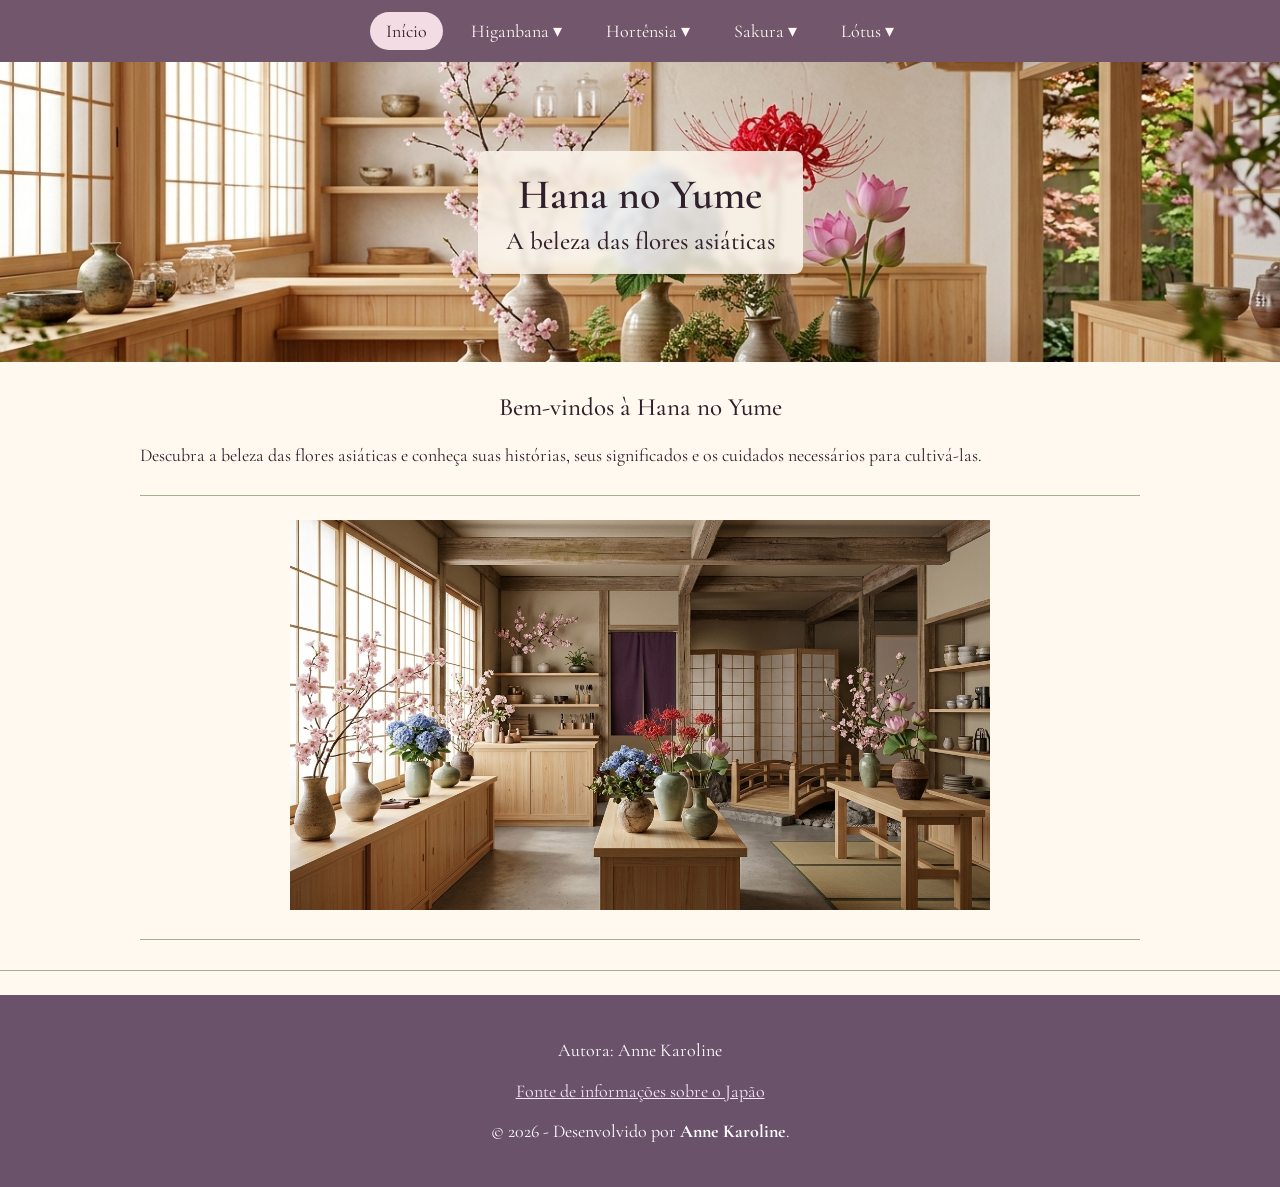
<file: floricultura/home.html>
<!DOCTYPE html>
<html lang="pt-BR">
<head>
    <meta charset="UTF-8">
    <meta name="author" content="Anne Karoline">
 
    <link rel="stylesheet" href="css/estilo.css">

    <link href="https://fonts.googleapis.com/css2?family=Cormorant+Garamond:wght@400;500;600&display=swap" rel="stylesheet">

    <link rel="shortcut icon" href="imagem/favicon-home.png" type="image/x-icon">

    <title>Floricultura - Hana no Yume</title>
</head>

<body>

    <nav class="menu-principal">
        <a href="home.html" class="ativo">Início</a>

        <div class="menu-dropdown">
            <a href="html/flores01.html">Higanbana ▾</a>
            <div class="submenu">
                <a href="html/flores01.html#historia">História</a>
                <a href="html/flores01.html#clima">Clima</a>
                <a href="html/flores01.html#plantio">Plantio</a>
                <a href="html/flores01.html#cuidados">Cuidados</a>
            </div>
        </div>

        <div class="menu-dropdown">
            <a href="html/flores02.html">Hortênsia ▾</a>
            <div class="submenu">
                <a href="html/flores02.html#historia">História</a>
                <a href="html/flores02.html#clima">Clima</a>
                <a href="html/flores02.html#plantio">Plantio</a>
                <a href="html/flores02.html#cuidados">Cuidados</a>
            </div>
        </div>

        <div class="menu-dropdown">
            <a href="html/flores03.html">Sakura ▾</a>
            <div class="submenu">
                <a href="html/flores03.html#historia">História</a>
                <a href="html/flores03.html#clima">Clima</a>
                <a href="html/flores03.html#plantio">Plantio</a>
                <a href="html/flores03.html#cuidados">Cuidados</a>
            </div>
        </div>

        <div class="menu-dropdown">
            <a href="html/flores04.html">Lótus ▾</a>
            <div class="submenu">
                <a href="html/flores04.html#historia">História</a>
                <a href="html/flores04.html#clima">Clima</a>
                <a href="html/flores04.html#plantio">Plantio</a>
                <a href="html/flores04.html#cuidados">Cuidados</a>
            </div>
        </div>
    </nav>

    <header>
        <div class="banner-content">
            <h1>Hana no Yume</h1>
            <h2>A beleza das flores asiáticas</h2>
        </div>
    </header>

    <main>
        <h2>Bem-vindos à Hana no Yume</h2>

        <p>
            Descubra a beleza das flores asiáticas e conheça
            suas histórias, seus significados e os cuidados
            necessários para cultivá-las.
        </p>

        <hr>

        <div class="imagem-home">
            <img
                src="imagem/floricultura.jpg"
                alt="Flores da floricultura Hana no Yume">
        </div>

        <hr>
    </main>

    <hr>
<footer>
    <div class="rodape-conteudo">
        <p>Autora: Anne Karoline</p>
        <p>
            <a href="https://www.japan.travel/en/" target="_blank" rel="noopener noreferrer">
                Fonte de informações sobre o Japão
            </a>
        </p>
        <p class="autor-copy">&copy; 2026 - Desenvolvido por <strong>Anne Karoline</strong>.</p>
    </div>
</footer>

</body>
</html>
</file>
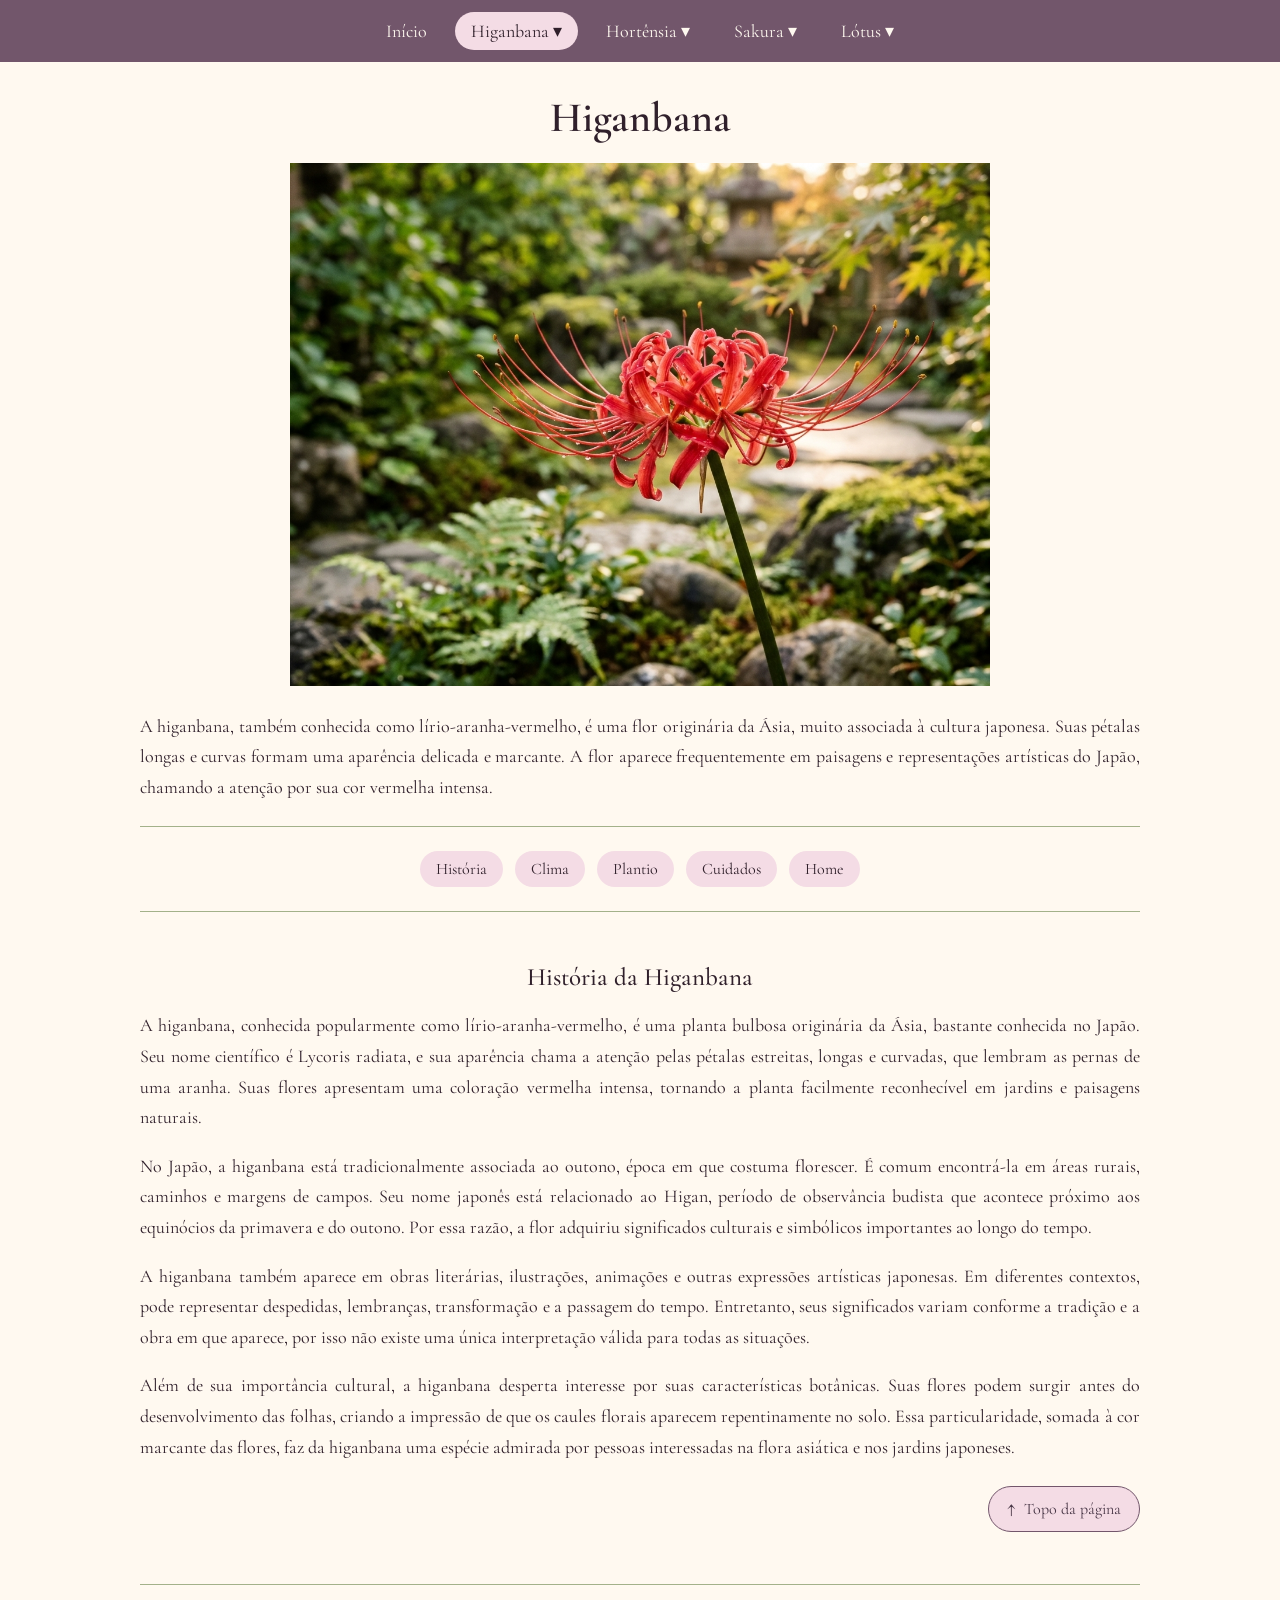
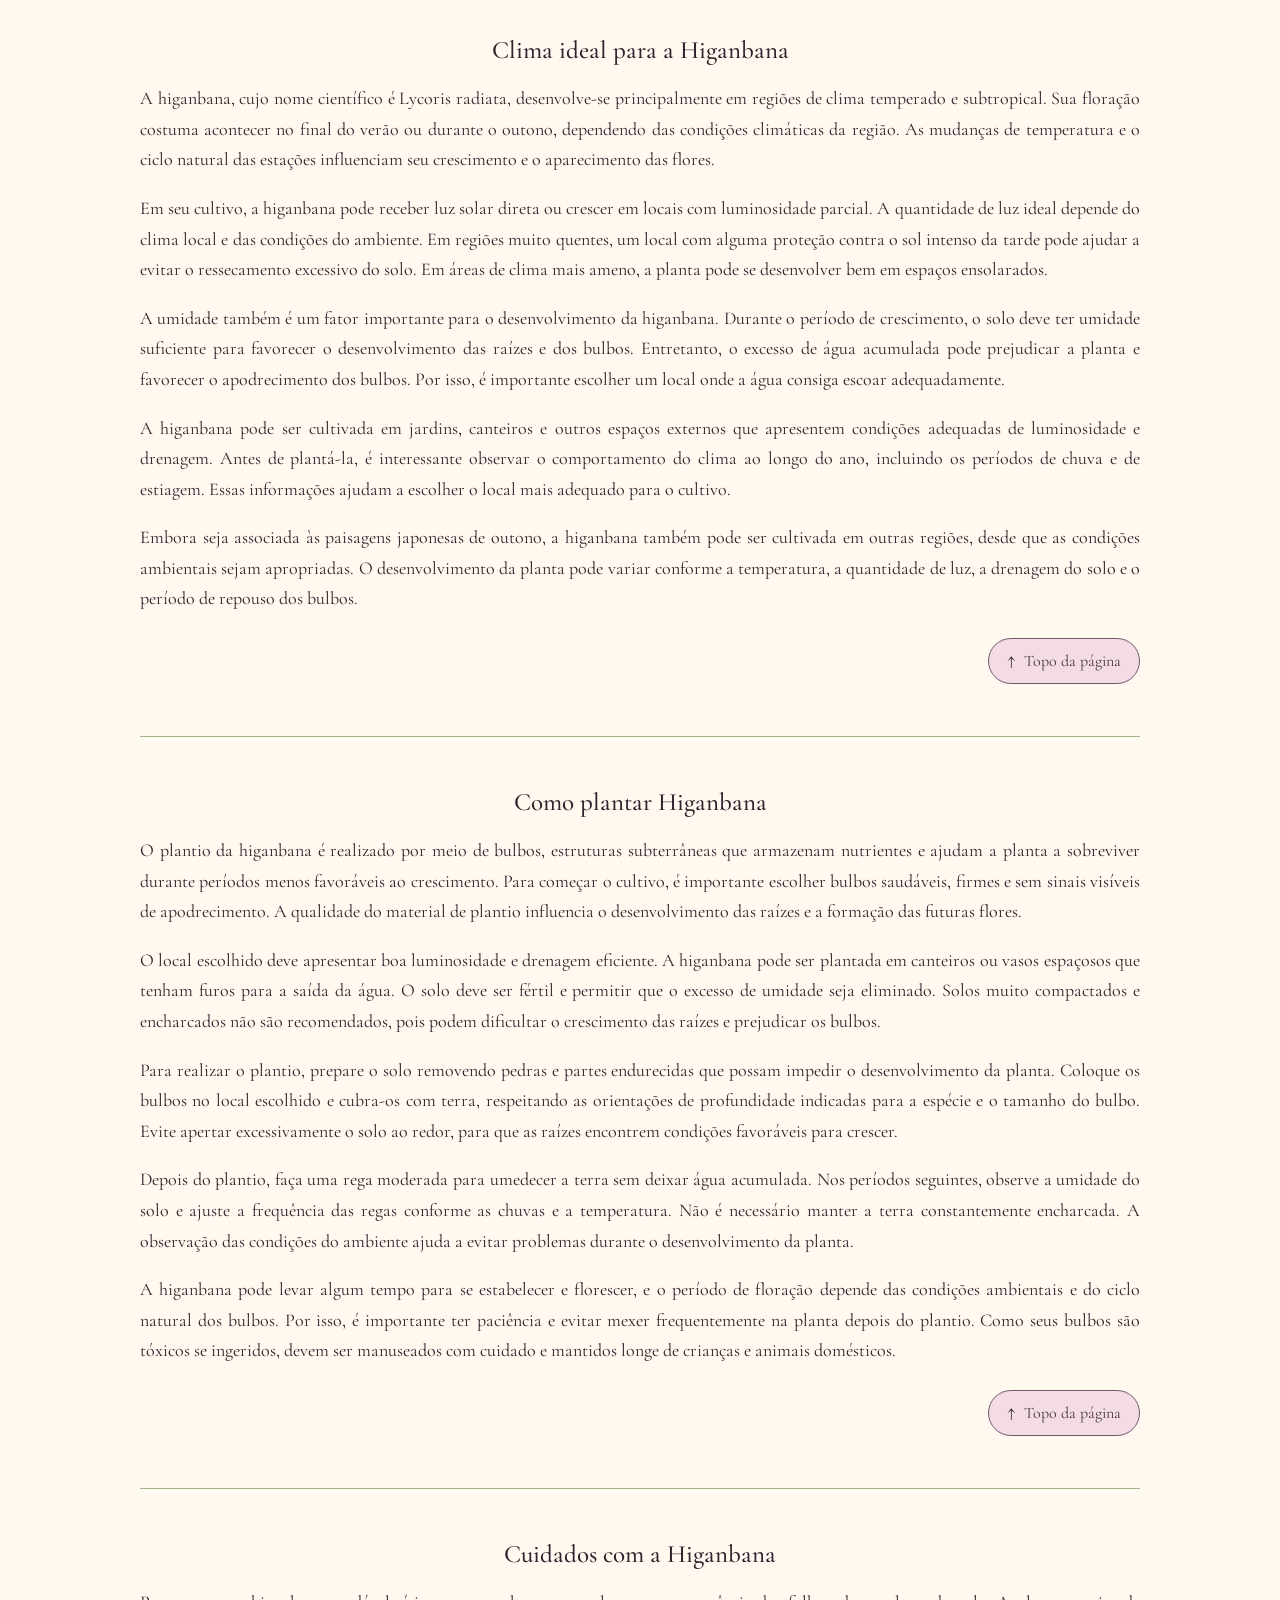
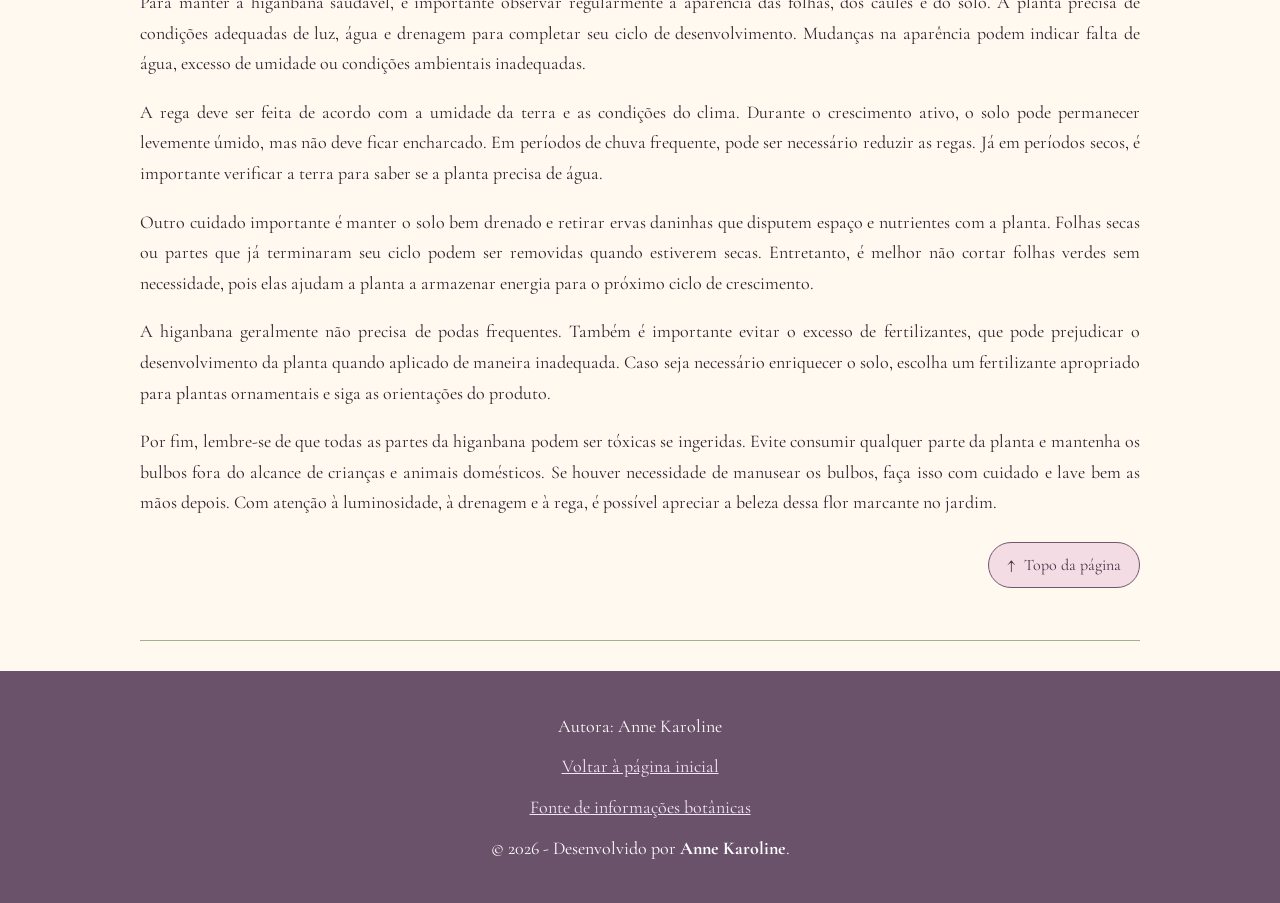
<file: floricultura/html/flores01.html>
<!DOCTYPE html>
<html lang="pt-BR">
<head>
    <meta charset="UTF-8">
    <meta name="author" content="Anne Karoline">

    <title>Higanbana - Hana no Yume</title>

    <link rel="icon" type="image/png" href="../imagem/favicon-higanbana.png">
    <link rel="stylesheet" href="../css/estilo.css">
    <link href="https://fonts.googleapis.com/css2?family=Cormorant+Garamond:wght@400;500;600&display=swap" rel="stylesheet">
</head>

<body id="topo">

<nav class="menu-principal">
    <a href="../home.html">Início</a>

    <div class="menu-dropdown">
        <a href="flores01.html" class="ativo">Higanbana ▾</a>
        <div class="submenu">
            <a href="#historia">História</a>
            <a href="#clima">Clima</a>
            <a href="#plantio">Plantio</a>
            <a href="#cuidados">Cuidados</a>
        </div>
    </div>

    <div class="menu-dropdown">
        <a href="flores02.html">Hortênsia ▾</a>
        <div class="submenu">
            <a href="flores02.html#historia">História</a>
            <a href="flores02.html#clima">Clima</a>
            <a href="flores02.html#plantio">Plantio</a>
            <a href="flores02.html#cuidados">Cuidados</a>
        </div>
    </div>

    <div class="menu-dropdown">
        <a href="flores03.html">Sakura ▾</a>
        <div class="submenu">
            <a href="flores03.html#historia">História</a>
            <a href="flores03.html#clima">Clima</a>
            <a href="flores03.html#plantio">Plantio</a>
            <a href="flores03.html#cuidados">Cuidados</a>
        </div>
    </div>

    <div class="menu-dropdown">
        <a href="flores04.html">Lótus ▾</a>
        <div class="submenu">
            <a href="flores04.html#historia">História</a>
            <a href="flores04.html#clima">Clima</a>
            <a href="flores04.html#plantio">Plantio</a>
            <a href="flores04.html#cuidados">Cuidados</a>
        </div>
    </div>
</nav>

<main>
    <h1>Higanbana</h1>

    <div class="imagem-home">
        <img src="../imagem/higanbana.jpg" alt="Flor Higanbana vermelha em um jardim japonês">
    </div>

    <p>
        A higanbana, também conhecida como lírio-aranha-vermelho,
        é uma flor originária da Ásia, muito associada à cultura
        japonesa. Suas pétalas longas e curvas formam uma aparência
        delicada e marcante. A flor aparece frequentemente em
        paisagens e representações artísticas do Japão, chamando
        a atenção por sua cor vermelha intensa.
    </p>

    <hr>

    <nav class="indice-flores">
        <a href="#historia">História</a>
        <a href="#clima">Clima</a>
        <a href="#plantio">Plantio</a>
        <a href="#cuidados">Cuidados</a>
        <a href="../home.html">Home</a>
    </nav>

    <hr>

    <section id="historia">
        <h2>História da Higanbana</h2>

        <p>
            A higanbana, conhecida popularmente como lírio-aranha-vermelho,
            é uma planta bulbosa originária da Ásia, bastante conhecida
            no Japão. Seu nome científico é Lycoris radiata, e sua
            aparência chama a atenção pelas pétalas estreitas, longas
            e curvadas, que lembram as pernas de uma aranha. Suas flores
            apresentam uma coloração vermelha intensa, tornando a planta
            facilmente reconhecível em jardins e paisagens naturais.
        </p>

        <p>
            No Japão, a higanbana está tradicionalmente associada ao
            outono, época em que costuma florescer. É comum encontrá-la
            em áreas rurais, caminhos e margens de campos. Seu nome
            japonês está relacionado ao Higan, período de observância
            budista que acontece próximo aos equinócios da primavera
            e do outono. Por essa razão, a flor adquiriu significados
            culturais e simbólicos importantes ao longo do tempo.
        </p>

        <p>
            A higanbana também aparece em obras literárias, ilustrações,
            animações e outras expressões artísticas japonesas. Em
            diferentes contextos, pode representar despedidas, lembranças,
            transformação e a passagem do tempo. Entretanto, seus
            significados variam conforme a tradição e a obra em que
            aparece, por isso não existe uma única interpretação
            válida para todas as situações.
        </p>

        <p>
            Além de sua importância cultural, a higanbana desperta
            interesse por suas características botânicas. Suas flores
            podem surgir antes do desenvolvimento das folhas, criando
            a impressão de que os caules florais aparecem repentinamente
            no solo. Essa particularidade, somada à cor marcante das
            flores, faz da higanbana uma espécie admirada por pessoas
            interessadas na flora asiática e nos jardins japoneses.
        </p>

        <div class="voltar-topo">
            <a href="#topo"><span aria-hidden="true">↑</span> Topo da página</a>
        </div>
    </section>

    <hr>

    <section id="clima">
        <h2>Clima ideal para a Higanbana</h2>

        <p>
            A higanbana, cujo nome científico é Lycoris radiata,
            desenvolve-se principalmente em regiões de clima temperado
            e subtropical. Sua floração costuma acontecer no final do
            verão ou durante o outono, dependendo das condições
            climáticas da região. As mudanças de temperatura e o ciclo
            natural das estações influenciam seu crescimento e o
            aparecimento das flores.
        </p>

        <p>
            Em seu cultivo, a higanbana pode receber luz solar direta
            ou crescer em locais com luminosidade parcial. A quantidade
            de luz ideal depende do clima local e das condições do
            ambiente. Em regiões muito quentes, um local com alguma
            proteção contra o sol intenso da tarde pode ajudar a evitar
            o ressecamento excessivo do solo. Em áreas de clima mais
            ameno, a planta pode se desenvolver bem em espaços
            ensolarados.
        </p>

        <p>
            A umidade também é um fator importante para o desenvolvimento
            da higanbana. Durante o período de crescimento, o solo deve
            ter umidade suficiente para favorecer o desenvolvimento
            das raízes e dos bulbos. Entretanto, o excesso de água
            acumulada pode prejudicar a planta e favorecer o
            apodrecimento dos bulbos. Por isso, é importante escolher
            um local onde a água consiga escoar adequadamente.
        </p>

        <p>
            A higanbana pode ser cultivada em jardins, canteiros e
            outros espaços externos que apresentem condições adequadas
            de luminosidade e drenagem. Antes de plantá-la, é interessante
            observar o comportamento do clima ao longo do ano, incluindo
            os períodos de chuva e de estiagem. Essas informações ajudam
            a escolher o local mais adequado para o cultivo.
        </p>

        <p>
            Embora seja associada às paisagens japonesas de outono,
            a higanbana também pode ser cultivada em outras regiões,
            desde que as condições ambientais sejam apropriadas.
            O desenvolvimento da planta pode variar conforme a
            temperatura, a quantidade de luz, a drenagem do solo
            e o período de repouso dos bulbos.
        </p>

        <div class="voltar-topo">
            <a href="#topo"><span aria-hidden="true">↑</span> Topo da página</a>
        </div>
    </section>

    <hr>

    <section id="plantio">
        <h2>Como plantar Higanbana</h2>

        <p>
            O plantio da higanbana é realizado por meio de bulbos,
            estruturas subterrâneas que armazenam nutrientes e ajudam
            a planta a sobreviver durante períodos menos favoráveis
            ao crescimento. Para começar o cultivo, é importante
            escolher bulbos saudáveis, firmes e sem sinais visíveis
            de apodrecimento. A qualidade do material de plantio
            influencia o desenvolvimento das raízes e a formação
            das futuras flores.
        </p>

        <p>
            O local escolhido deve apresentar boa luminosidade e
            drenagem eficiente. A higanbana pode ser plantada em
            canteiros ou vasos espaçosos que tenham furos para a
            saída da água. O solo deve ser fértil e permitir que
            o excesso de umidade seja eliminado. Solos muito
            compactados e encharcados não são recomendados, pois
            podem dificultar o crescimento das raízes e prejudicar
            os bulbos.
        </p>

        <p>
            Para realizar o plantio, prepare o solo removendo pedras
            e partes endurecidas que possam impedir o desenvolvimento
            da planta. Coloque os bulbos no local escolhido e cubra-os
            com terra, respeitando as orientações de profundidade
            indicadas para a espécie e o tamanho do bulbo. Evite
            apertar excessivamente o solo ao redor, para que as
            raízes encontrem condições favoráveis para crescer.
        </p>

        <p>
            Depois do plantio, faça uma rega moderada para umedecer
            a terra sem deixar água acumulada. Nos períodos seguintes,
            observe a umidade do solo e ajuste a frequência das regas
            conforme as chuvas e a temperatura. Não é necessário
            manter a terra constantemente encharcada. A observação
            das condições do ambiente ajuda a evitar problemas
            durante o desenvolvimento da planta.
        </p>

        <p>
            A higanbana pode levar algum tempo para se estabelecer
            e florescer, e o período de floração depende das condições
            ambientais e do ciclo natural dos bulbos. Por isso,
            é importante ter paciência e evitar mexer frequentemente
            na planta depois do plantio. Como seus bulbos são tóxicos
            se ingeridos, devem ser manuseados com cuidado e mantidos
            longe de crianças e animais domésticos.
        </p>

        <div class="voltar-topo">
            <a href="#topo"><span aria-hidden="true">↑</span> Topo da página</a>
        </div>
    </section>

    <hr>

    <section id="cuidados">
        <h2>Cuidados com a Higanbana</h2>

        <p>
            Para manter a higanbana saudável, é importante observar
            regularmente a aparência das folhas, dos caules e do solo.
            A planta precisa de condições adequadas de luz, água
            e drenagem para completar seu ciclo de desenvolvimento.
            Mudanças na aparência podem indicar falta de água,
            excesso de umidade ou condições ambientais inadequadas.
        </p>

        <p>
            A rega deve ser feita de acordo com a umidade da terra
            e as condições do clima. Durante o crescimento ativo,
            o solo pode permanecer levemente úmido, mas não deve
            ficar encharcado. Em períodos de chuva frequente, pode
            ser necessário reduzir as regas. Já em períodos secos,
            é importante verificar a terra para saber se a planta
            precisa de água.
        </p>

        <p>
            Outro cuidado importante é manter o solo bem drenado
            e retirar ervas daninhas que disputem espaço e nutrientes
            com a planta. Folhas secas ou partes que já terminaram
            seu ciclo podem ser removidas quando estiverem secas.
            Entretanto, é melhor não cortar folhas verdes sem
            necessidade, pois elas ajudam a planta a armazenar
            energia para o próximo ciclo de crescimento.
        </p>

        <p>
            A higanbana geralmente não precisa de podas frequentes.
            Também é importante evitar o excesso de fertilizantes,
            que pode prejudicar o desenvolvimento da planta quando
            aplicado de maneira inadequada. Caso seja necessário
            enriquecer o solo, escolha um fertilizante apropriado
            para plantas ornamentais e siga as orientações do produto.
        </p>

        <p>
            Por fim, lembre-se de que todas as partes da higanbana
            podem ser tóxicas se ingeridas. Evite consumir qualquer
            parte da planta e mantenha os bulbos fora do alcance
            de crianças e animais domésticos. Se houver necessidade
            de manusear os bulbos, faça isso com cuidado e lave
            bem as mãos depois. Com atenção à luminosidade, à
            drenagem e à rega, é possível apreciar a beleza dessa
            flor marcante no jardim.
        </p>

        <div class="voltar-topo">
            <a href="#topo"><span aria-hidden="true">↑</span> Topo da página</a>
        </div>
    </section>

    <hr>
</main>

<footer>
    <p>Autora: Anne Karoline</p>
    <p><a href="../home.html">Voltar à página inicial</a></p>
    <p>
        <a href="https://www.kew.org/" target="_blank" rel="noopener noreferrer">
            Fonte de informações botânicas
        </a>
        <p class="autor-copy">&copy; 2026 - Desenvolvido por <strong>Anne Karoline</strong>.</p>
    </p>
</footer>

</body>
</html>
</file>
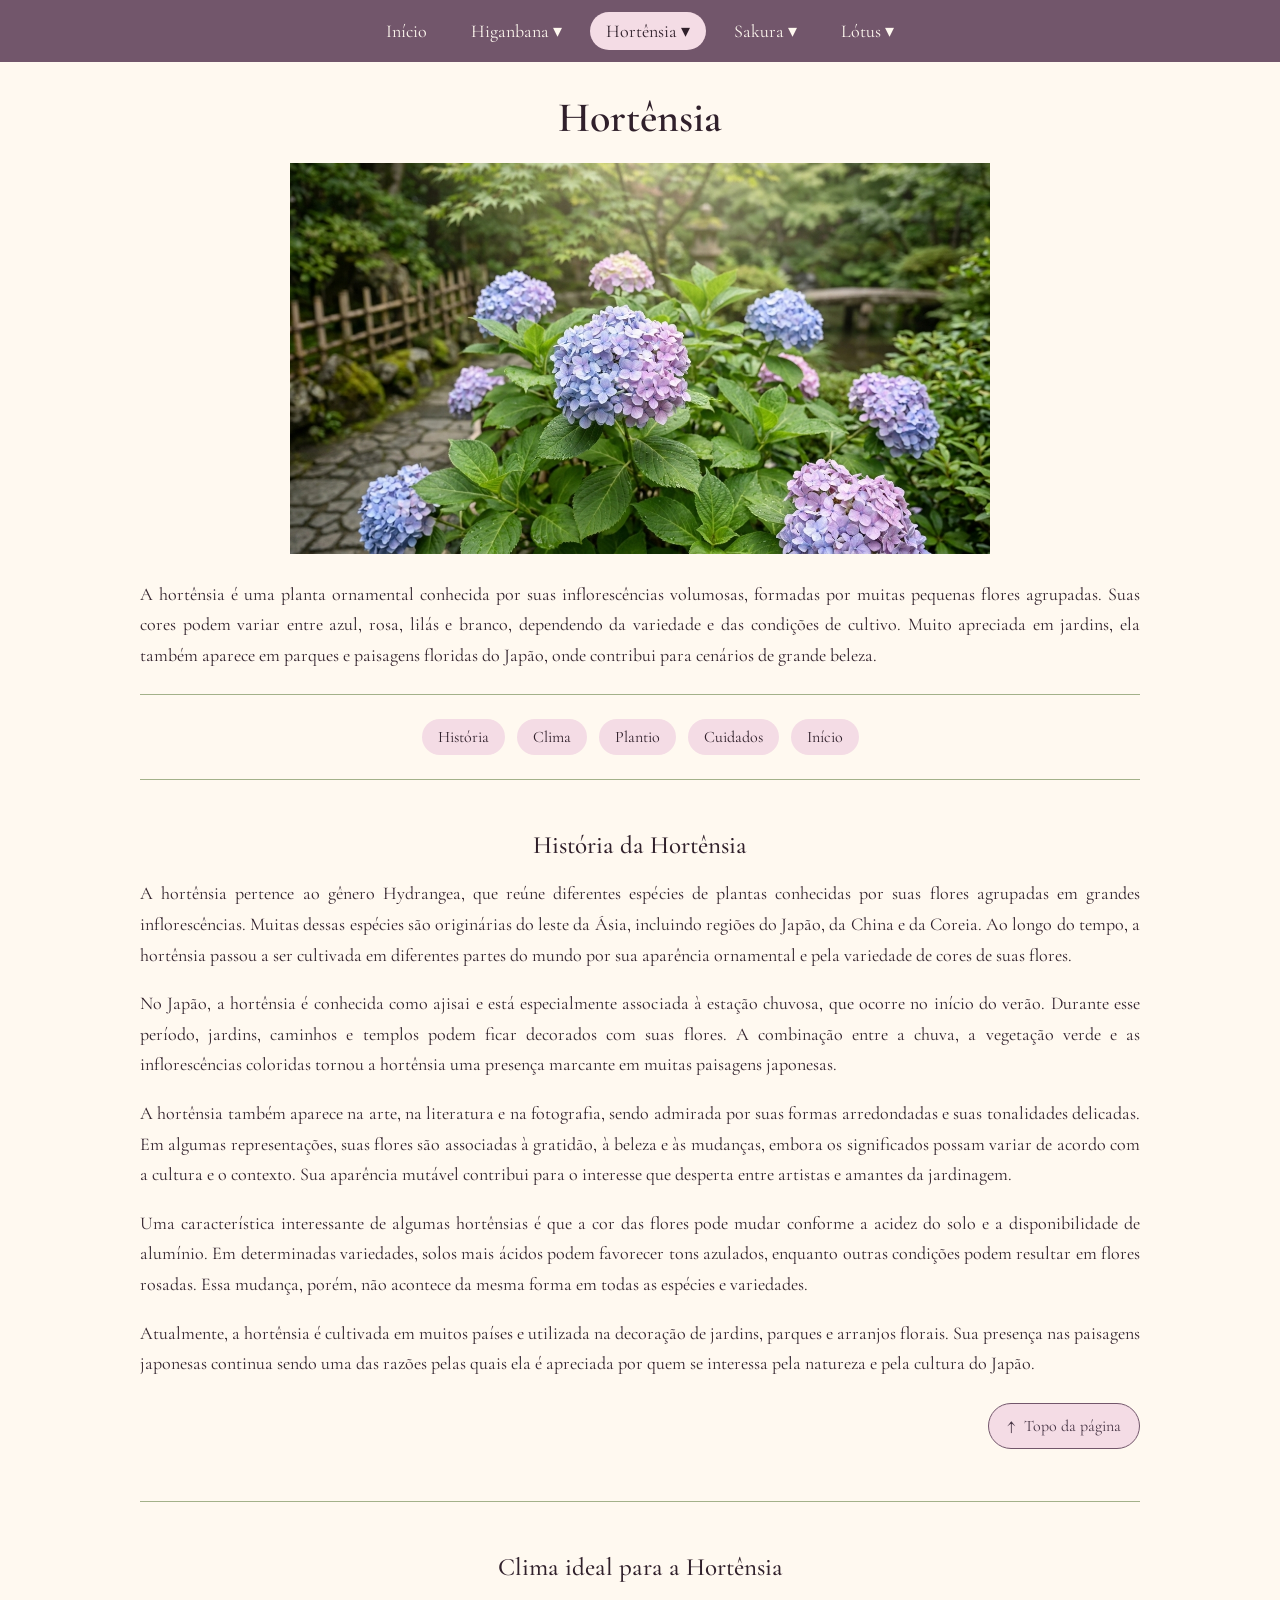
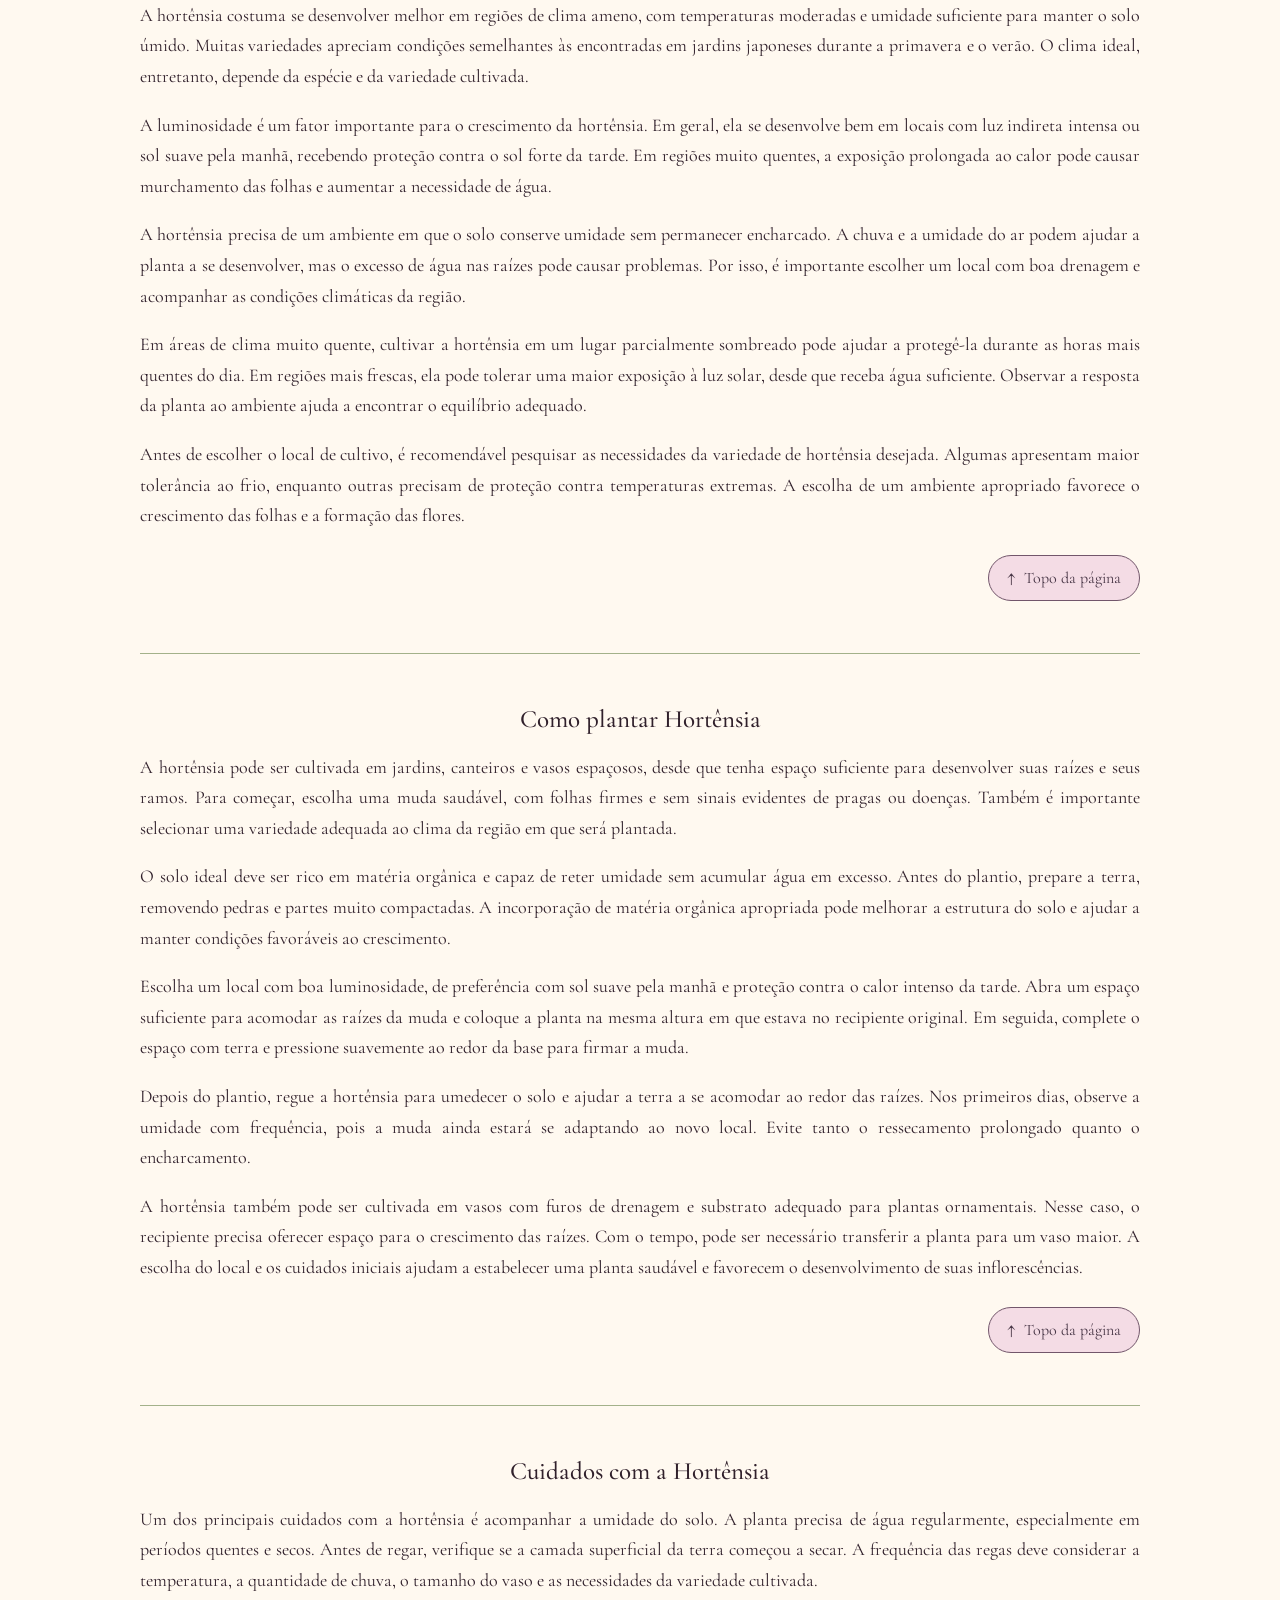
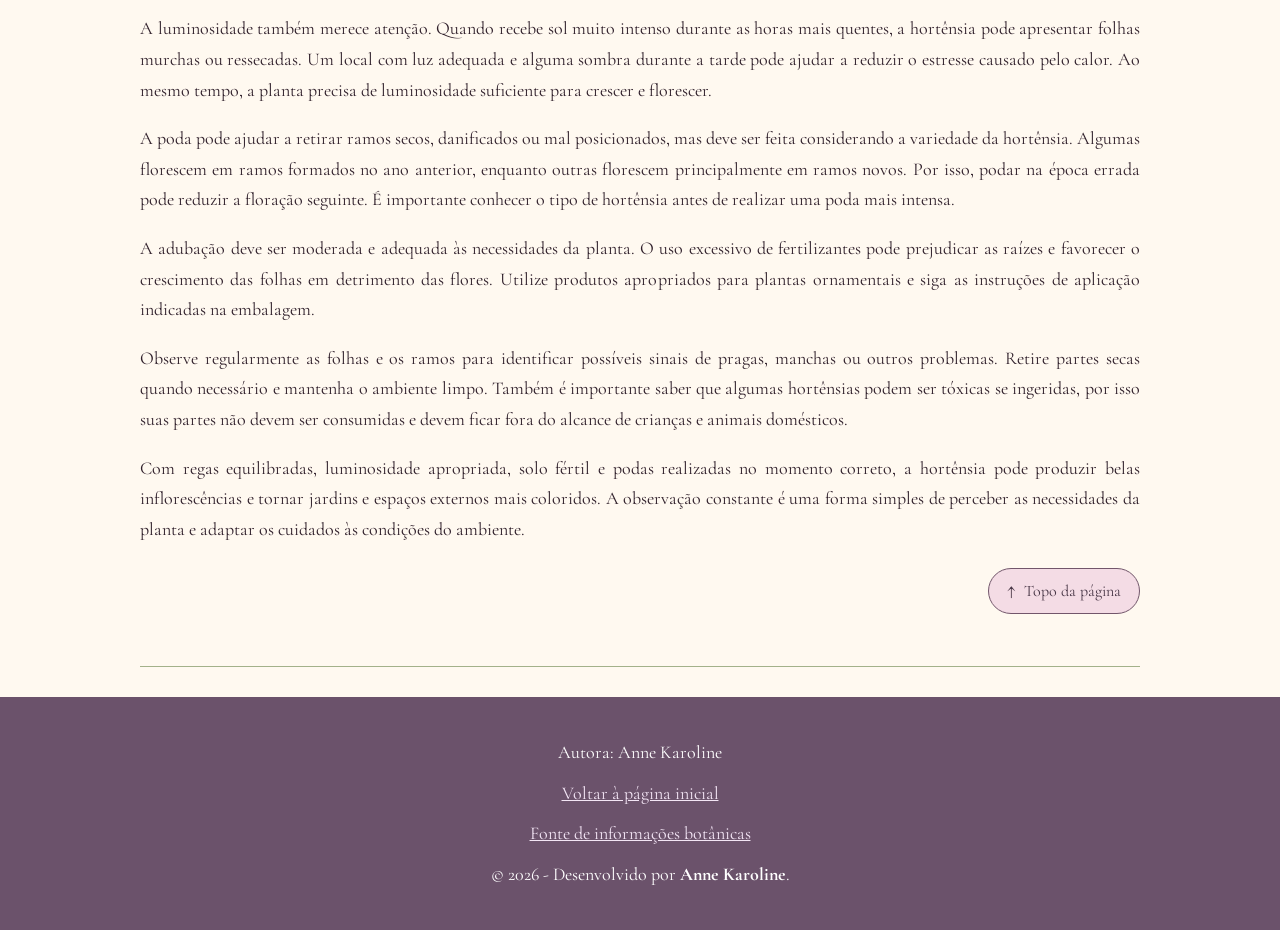
<file: floricultura/html/flores02.html>
<!DOCTYPE html>
<html lang="pt-BR">
<head>
    <meta charset="UTF-8">
    <meta name="author" content="Anne Karoline">

    <title>Hortênsia - Hana no Yume</title>

    <link rel="icon" type="image/png" href="../imagem/favicon-hortensia.png">
    <link rel="stylesheet" href="../css/estilo.css">
    <link href="https://fonts.googleapis.com/css2?family=Cormorant+Garamond:wght@400;500;600&display=swap" rel="stylesheet">
</head>

<body id="topo">

<nav class="menu-principal">
    <a href="../home.html">Início</a>

    <div class="menu-dropdown">
        <a href="flores01.html">Higanbana ▾</a>
        <div class="submenu">
            <a href="flores01.html#historia">História</a>
            <a href="flores01.html#clima">Clima</a>
            <a href="flores01.html#plantio">Plantio</a>
            <a href="flores01.html#cuidados">Cuidados</a>
        </div>
    </div>

    <div class="menu-dropdown">
        <a href="flores02.html" class="ativo">Hortênsia ▾</a>
        <div class="submenu">
            <a href="#historia">História</a>
            <a href="#clima">Clima</a>
            <a href="#plantio">Plantio</a>
            <a href="#cuidados">Cuidados</a>
        </div>
    </div>

    <div class="menu-dropdown">
        <a href="flores03.html">Sakura ▾</a>
        <div class="submenu">
            <a href="flores03.html#historia">História</a>
            <a href="flores03.html#clima">Clima</a>
            <a href="flores03.html#plantio">Plantio</a>
            <a href="flores03.html#cuidados">Cuidados</a>
        </div>
    </div>

    <div class="menu-dropdown">
        <a href="flores04.html">Lótus ▾</a>
        <div class="submenu">
            <a href="flores04.html#historia">História</a>
            <a href="flores04.html#clima">Clima</a>
            <a href="flores04.html#plantio">Plantio</a>
            <a href="flores04.html#cuidados">Cuidados</a>
        </div>
    </div>
</nav>

<main>
    <h1>Hortênsia</h1>

    <div class="imagem-home">
        <img src="../imagem/hortensia.jpg" alt="Hortênsias com flores em tons de azul, lilás e rosa">
    </div>

    <p>
        A hortênsia é uma planta ornamental conhecida por suas
        inflorescências volumosas, formadas por muitas pequenas
        flores agrupadas. Suas cores podem variar entre azul,
        rosa, lilás e branco, dependendo da variedade e das
        condições de cultivo. Muito apreciada em jardins, ela
        também aparece em parques e paisagens floridas do Japão,
        onde contribui para cenários de grande beleza.
    </p>

    <hr>

    <nav class="indice-flores">
        <a href="#historia">História</a>
        <a href="#clima">Clima</a>
        <a href="#plantio">Plantio</a>
        <a href="#cuidados">Cuidados</a>
        <a href="../home.html">Início</a>
    </nav>

    <hr>

    <section id="historia">
        <h2>História da Hortênsia</h2>

        <p>
            A hortênsia pertence ao gênero Hydrangea, que reúne
            diferentes espécies de plantas conhecidas por suas
            flores agrupadas em grandes inflorescências. Muitas
            dessas espécies são originárias do leste da Ásia,
            incluindo regiões do Japão, da China e da Coreia.
            Ao longo do tempo, a hortênsia passou a ser cultivada
            em diferentes partes do mundo por sua aparência
            ornamental e pela variedade de cores de suas flores.
        </p>

        <p>
            No Japão, a hortênsia é conhecida como ajisai e está
            especialmente associada à estação chuvosa, que ocorre
            no início do verão. Durante esse período, jardins,
            caminhos e templos podem ficar decorados com suas
            flores. A combinação entre a chuva, a vegetação verde
            e as inflorescências coloridas tornou a hortênsia
            uma presença marcante em muitas paisagens japonesas.
        </p>

        <p>
            A hortênsia também aparece na arte, na literatura
            e na fotografia, sendo admirada por suas formas
            arredondadas e suas tonalidades delicadas. Em algumas
            representações, suas flores são associadas à gratidão,
            à beleza e às mudanças, embora os significados possam
            variar de acordo com a cultura e o contexto.
            Sua aparência mutável contribui para o interesse
            que desperta entre artistas e amantes da jardinagem.
        </p>

        <p>
            Uma característica interessante de algumas hortênsias
            é que a cor das flores pode mudar conforme a acidez
            do solo e a disponibilidade de alumínio. Em determinadas
            variedades, solos mais ácidos podem favorecer tons
            azulados, enquanto outras condições podem resultar
            em flores rosadas. Essa mudança, porém, não acontece
            da mesma forma em todas as espécies e variedades.
        </p>

        <p>
            Atualmente, a hortênsia é cultivada em muitos países
            e utilizada na decoração de jardins, parques e arranjos
            florais. Sua presença nas paisagens japonesas continua
            sendo uma das razões pelas quais ela é apreciada por
            quem se interessa pela natureza e pela cultura do Japão.
        </p>

        <div class="voltar-topo">
            <a href="#topo"><span aria-hidden="true">↑</span> Topo da página</a>
        </div>
    </section>

    <hr>

    <section id="clima">
        <h2>Clima ideal para a Hortênsia</h2>

        <p>
            A hortênsia costuma se desenvolver melhor em regiões
            de clima ameno, com temperaturas moderadas e umidade
            suficiente para manter o solo úmido. Muitas variedades
            apreciam condições semelhantes às encontradas em
            jardins japoneses durante a primavera e o verão.
            O clima ideal, entretanto, depende da espécie e da
            variedade cultivada.
        </p>

        <p>
            A luminosidade é um fator importante para o crescimento
            da hortênsia. Em geral, ela se desenvolve bem em locais
            com luz indireta intensa ou sol suave pela manhã,
            recebendo proteção contra o sol forte da tarde.
            Em regiões muito quentes, a exposição prolongada
            ao calor pode causar murchamento das folhas e aumentar
            a necessidade de água.
        </p>

        <p>
            A hortênsia precisa de um ambiente em que o solo
            conserve umidade sem permanecer encharcado. A chuva
            e a umidade do ar podem ajudar a planta a se desenvolver,
            mas o excesso de água nas raízes pode causar problemas.
            Por isso, é importante escolher um local com boa
            drenagem e acompanhar as condições climáticas da região.
        </p>

        <p>
            Em áreas de clima muito quente, cultivar a hortênsia
            em um lugar parcialmente sombreado pode ajudar a
            protegê-la durante as horas mais quentes do dia.
            Em regiões mais frescas, ela pode tolerar uma maior
            exposição à luz solar, desde que receba água suficiente.
            Observar a resposta da planta ao ambiente ajuda a
            encontrar o equilíbrio adequado.
        </p>

        <p>
            Antes de escolher o local de cultivo, é recomendável
            pesquisar as necessidades da variedade de hortênsia
            desejada. Algumas apresentam maior tolerância ao frio,
            enquanto outras precisam de proteção contra temperaturas
            extremas. A escolha de um ambiente apropriado favorece
            o crescimento das folhas e a formação das flores.
        </p>

        <div class="voltar-topo">
            <a href="#topo"><span aria-hidden="true">↑</span> Topo da página</a>
        </div>
    </section>

    <hr>

    <section id="plantio">
        <h2>Como plantar Hortênsia</h2>

        <p>
            A hortênsia pode ser cultivada em jardins, canteiros
            e vasos espaçosos, desde que tenha espaço suficiente
            para desenvolver suas raízes e seus ramos. Para começar,
            escolha uma muda saudável, com folhas firmes e sem
            sinais evidentes de pragas ou doenças. Também é
            importante selecionar uma variedade adequada ao clima
            da região em que será plantada.
        </p>

        <p>
            O solo ideal deve ser rico em matéria orgânica e capaz
            de reter umidade sem acumular água em excesso.
            Antes do plantio, prepare a terra, removendo pedras
            e partes muito compactadas. A incorporação de matéria
            orgânica apropriada pode melhorar a estrutura do solo
            e ajudar a manter condições favoráveis ao crescimento.
        </p>

        <p>
            Escolha um local com boa luminosidade, de preferência
            com sol suave pela manhã e proteção contra o calor
            intenso da tarde. Abra um espaço suficiente para
            acomodar as raízes da muda e coloque a planta na
            mesma altura em que estava no recipiente original.
            Em seguida, complete o espaço com terra e pressione
            suavemente ao redor da base para firmar a muda.
        </p>

        <p>
            Depois do plantio, regue a hortênsia para umedecer
            o solo e ajudar a terra a se acomodar ao redor das
            raízes. Nos primeiros dias, observe a umidade com
            frequência, pois a muda ainda estará se adaptando
            ao novo local. Evite tanto o ressecamento prolongado
            quanto o encharcamento.
        </p>

        <p>
            A hortênsia também pode ser cultivada em vasos com
            furos de drenagem e substrato adequado para plantas
            ornamentais. Nesse caso, o recipiente precisa oferecer
            espaço para o crescimento das raízes. Com o tempo,
            pode ser necessário transferir a planta para um vaso
            maior. A escolha do local e os cuidados iniciais
            ajudam a estabelecer uma planta saudável e favorecem
            o desenvolvimento de suas inflorescências.
        </p>

        <div class="voltar-topo">
            <a href="#topo"><span aria-hidden="true">↑</span> Topo da página</a>
        </div>
    </section>

    <hr>

    <section id="cuidados">
        <h2>Cuidados com a Hortênsia</h2>

        <p>
            Um dos principais cuidados com a hortênsia é acompanhar
            a umidade do solo. A planta precisa de água regularmente,
            especialmente em períodos quentes e secos. Antes de
            regar, verifique se a camada superficial da terra
            começou a secar. A frequência das regas deve considerar
            a temperatura, a quantidade de chuva, o tamanho do vaso
            e as necessidades da variedade cultivada.
        </p>

        <p>
            A luminosidade também merece atenção. Quando recebe
            sol muito intenso durante as horas mais quentes,
            a hortênsia pode apresentar folhas murchas ou ressecadas.
            Um local com luz adequada e alguma sombra durante
            a tarde pode ajudar a reduzir o estresse causado
            pelo calor. Ao mesmo tempo, a planta precisa de
            luminosidade suficiente para crescer e florescer.
        </p>

        <p>
            A poda pode ajudar a retirar ramos secos, danificados
            ou mal posicionados, mas deve ser feita considerando
            a variedade da hortênsia. Algumas florescem em ramos
            formados no ano anterior, enquanto outras florescem
            principalmente em ramos novos. Por isso, podar na
            época errada pode reduzir a floração seguinte.
            É importante conhecer o tipo de hortênsia antes
            de realizar uma poda mais intensa.
        </p>

        <p>
            A adubação deve ser moderada e adequada às necessidades
            da planta. O uso excessivo de fertilizantes pode
            prejudicar as raízes e favorecer o crescimento das
            folhas em detrimento das flores. Utilize produtos
            apropriados para plantas ornamentais e siga as
            instruções de aplicação indicadas na embalagem.
        </p>

        <p>
            Observe regularmente as folhas e os ramos para
            identificar possíveis sinais de pragas, manchas
            ou outros problemas. Retire partes secas quando
            necessário e mantenha o ambiente limpo. Também
            é importante saber que algumas hortênsias podem
            ser tóxicas se ingeridas, por isso suas partes
            não devem ser consumidas e devem ficar fora do
            alcance de crianças e animais domésticos.
        </p>

        <p>
            Com regas equilibradas, luminosidade apropriada,
            solo fértil e podas realizadas no momento correto,
            a hortênsia pode produzir belas inflorescências
            e tornar jardins e espaços externos mais coloridos.
            A observação constante é uma forma simples de
            perceber as necessidades da planta e adaptar os
            cuidados às condições do ambiente.
        </p>

        <div class="voltar-topo">
            <a href="#topo"><span aria-hidden="true">↑</span> Topo da página</a>
        </div>
    </section>

    <hr>
</main>

<footer>
    <p>Autora: Anne Karoline</p>
    <p><a href="../home.html">Voltar à página inicial</a></p>
    <p>
        <a href="https://www.kew.org/" target="_blank" rel="noopener noreferrer">
            Fonte de informações botânicas
        </a>
    </p>
    <p class="autor-copy">&copy; 2026 - Desenvolvido por <strong>Anne Karoline</strong>.</p>
</footer>

</body>
</html>
</file>
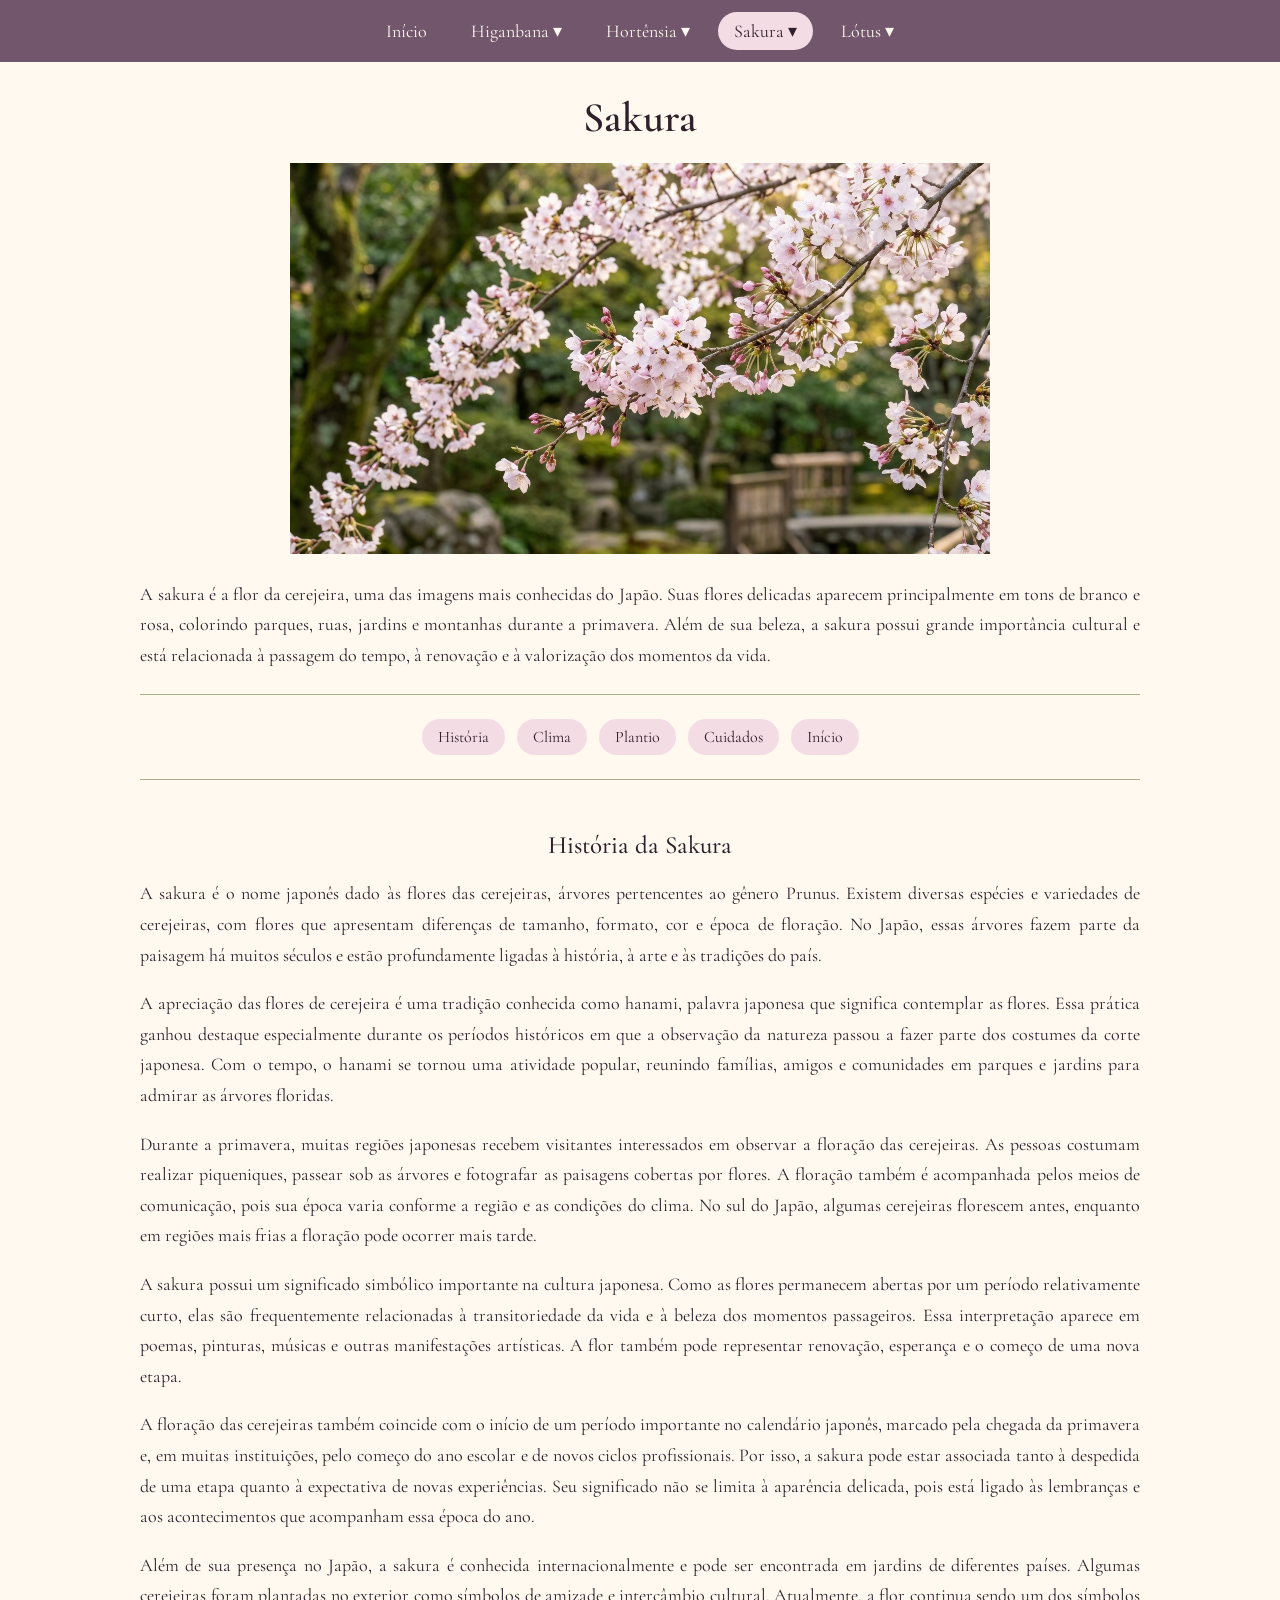
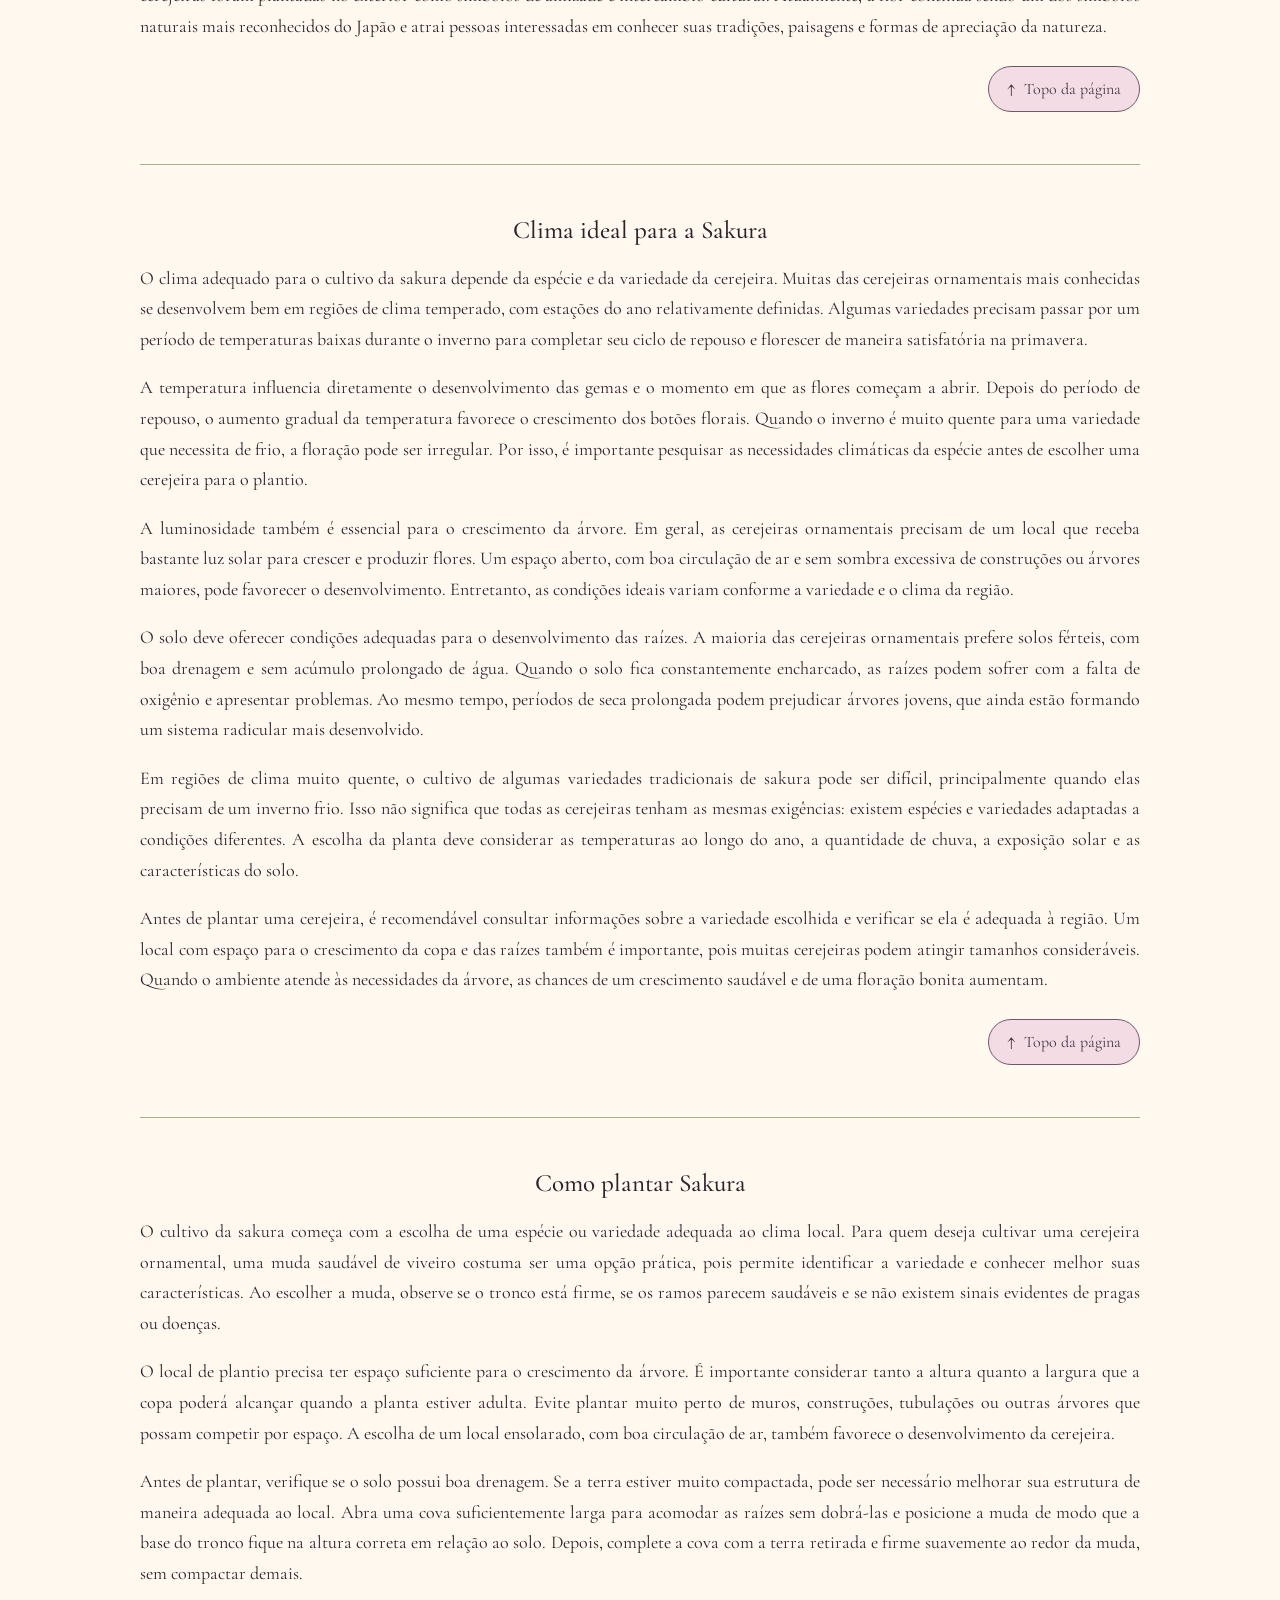
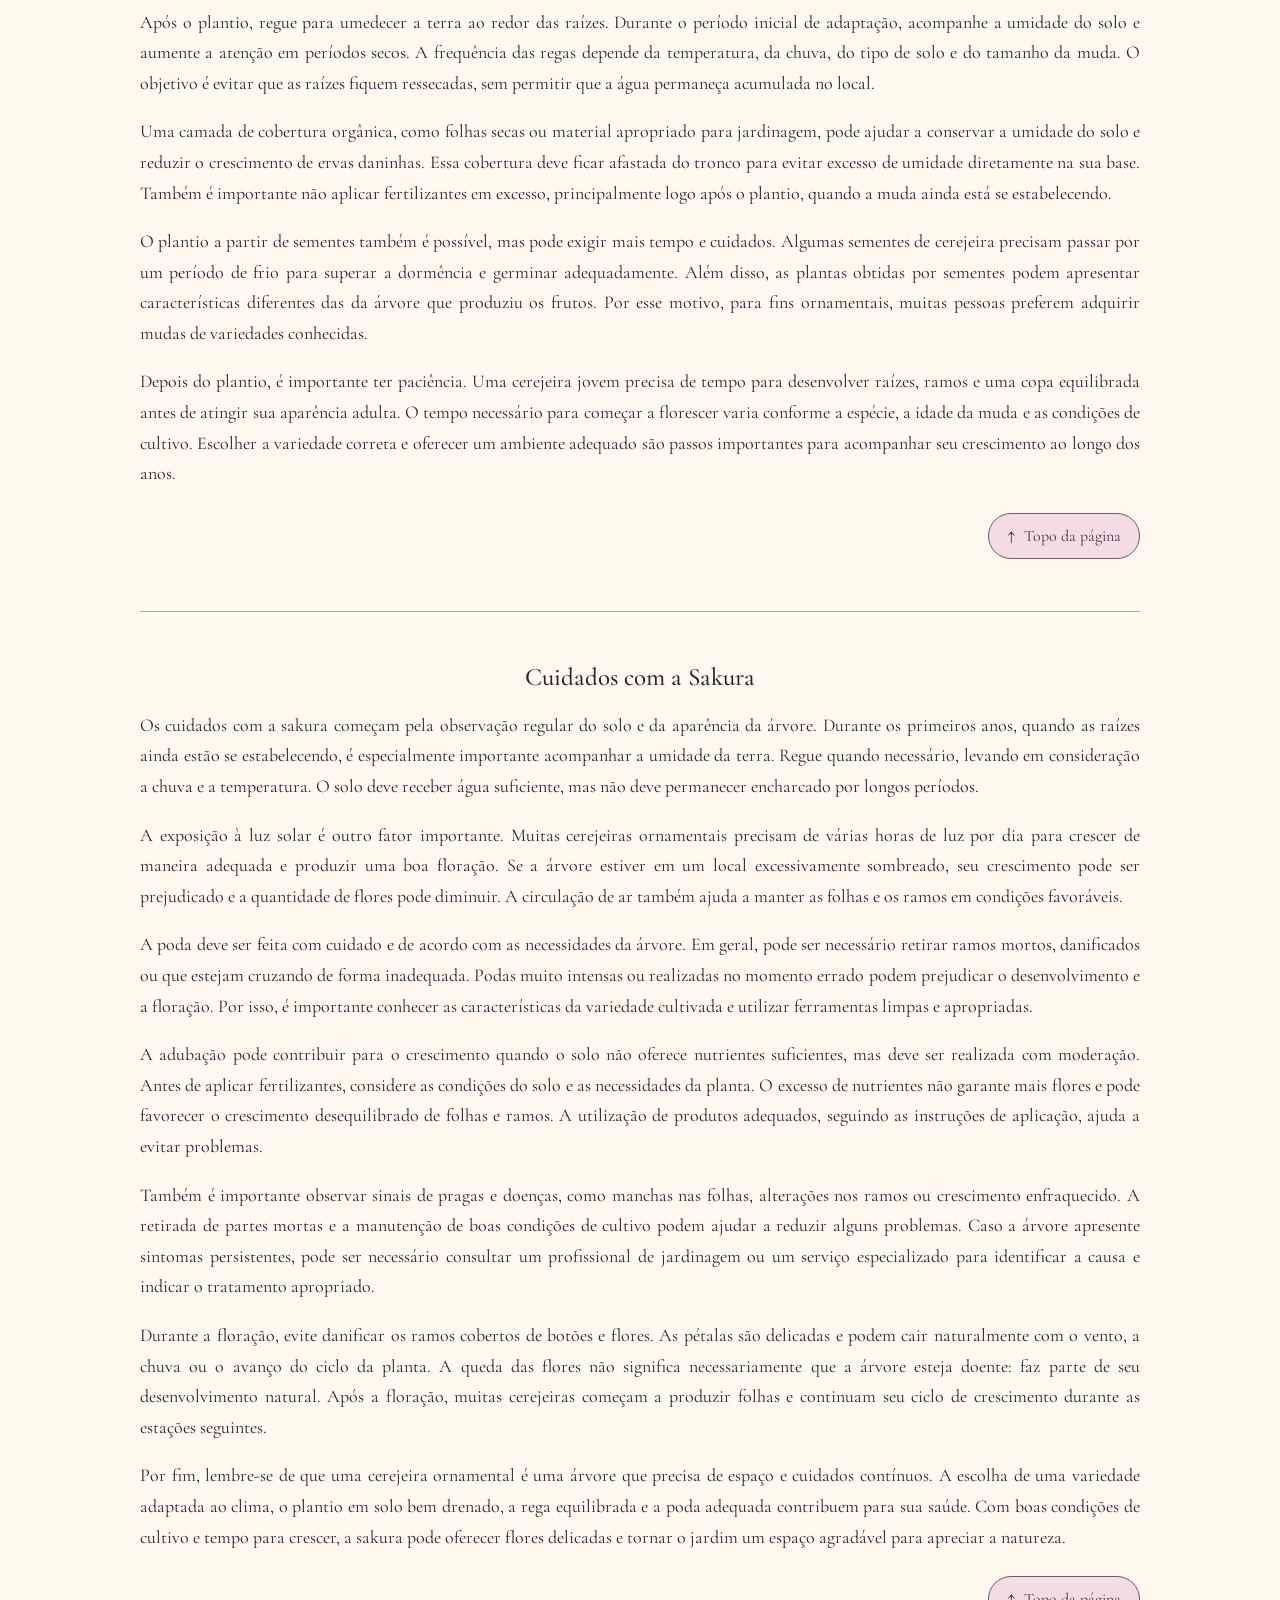
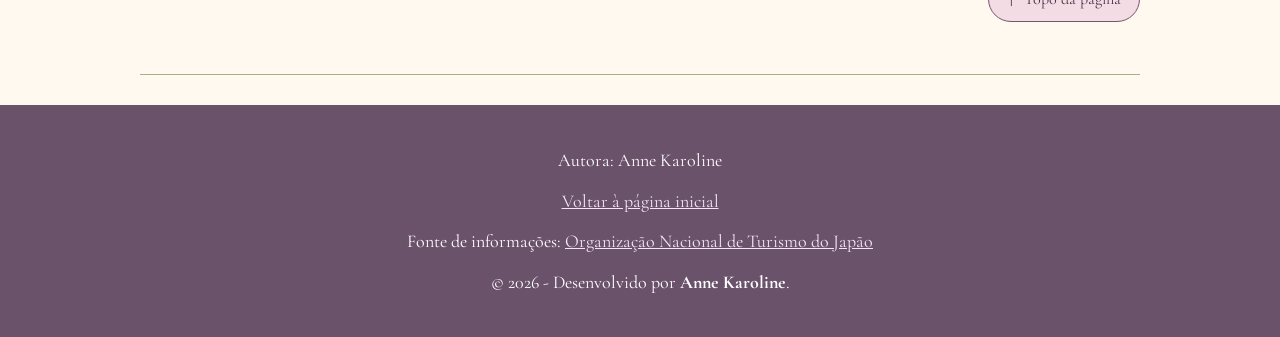
<file: floricultura/html/flores03.html>
<!DOCTYPE html>
<html lang="pt-BR">
<head>
    <meta charset="UTF-8">
    <meta name="author" content="Anne Karoline">

    <title>Sakura - Hana no Yume</title>

    <link rel="icon" type="image/png" href="../imagem/favicon-sakura.png">
    <link rel="stylesheet" href="../css/estilo.css">
    <link href="https://fonts.googleapis.com/css2?family=Cormorant+Garamond:wght@400;500;600&display=swap" rel="stylesheet">
</head>

<body id="topo">

<nav class="menu-principal">
    <a href="../home.html">Início</a>

    <div class="menu-dropdown">
        <a href="flores01.html">Higanbana ▾</a>
        <div class="submenu">
            <a href="flores01.html#historia">História</a>
            <a href="flores01.html#clima">Clima</a>
            <a href="flores01.html#plantio">Plantio</a>
            <a href="flores01.html#cuidados">Cuidados</a>
        </div>
    </div>

    <div class="menu-dropdown">
        <a href="flores02.html">Hortênsia ▾</a>
        <div class="submenu">
            <a href="flores02.html#historia">História</a>
            <a href="flores02.html#clima">Clima</a>
            <a href="flores02.html#plantio">Plantio</a>
            <a href="flores02.html#cuidados">Cuidados</a>
        </div>
    </div>

    <div class="menu-dropdown">
        <a href="flores03.html" class="ativo">Sakura ▾</a>
        <div class="submenu">
            <a href="#historia">História</a>
            <a href="#clima">Clima</a>
            <a href="#plantio">Plantio</a>
            <a href="#cuidados">Cuidados</a>
        </div>
    </div>

    <div class="menu-dropdown">
        <a href="flores04.html">Lótus ▾</a>
        <div class="submenu">
            <a href="flores04.html#historia">História</a>
            <a href="flores04.html#clima">Clima</a>
            <a href="flores04.html#plantio">Plantio</a>
            <a href="flores04.html#cuidados">Cuidados</a>
        </div>
    </div>
</nav>

<main>
    <h1>Sakura</h1>

    <div class="imagem-home">
        <img src="../imagem/sakura.jpg" alt="Flores rosadas de sakura em uma árvore durante a primavera">
    </div>

    <p>
        A sakura é a flor da cerejeira, uma das imagens mais
        conhecidas do Japão. Suas flores delicadas aparecem
        principalmente em tons de branco e rosa, colorindo
        parques, ruas, jardins e montanhas durante a primavera.
        Além de sua beleza, a sakura possui grande importância
        cultural e está relacionada à passagem do tempo, à
        renovação e à valorização dos momentos da vida.
    </p>

    <hr>

    <nav class="indice-flores">
        <a href="#historia">História</a>
        <a href="#clima">Clima</a>
        <a href="#plantio">Plantio</a>
        <a href="#cuidados">Cuidados</a>
        <a href="../home.html">Início</a>
    </nav>

    <hr>

    <section id="historia">
        <h2>História da Sakura</h2>

        <p>
            A sakura é o nome japonês dado às flores das cerejeiras,
            árvores pertencentes ao gênero Prunus. Existem diversas
            espécies e variedades de cerejeiras, com flores que
            apresentam diferenças de tamanho, formato, cor e época
            de floração. No Japão, essas árvores fazem parte da
            paisagem há muitos séculos e estão profundamente ligadas
            à história, à arte e às tradições do país.
        </p>

        <p>
            A apreciação das flores de cerejeira é uma tradição
            conhecida como hanami, palavra japonesa que significa
            contemplar as flores. Essa prática ganhou destaque
            especialmente durante os períodos históricos em que
            a observação da natureza passou a fazer parte dos
            costumes da corte japonesa. Com o tempo, o hanami
            se tornou uma atividade popular, reunindo famílias,
            amigos e comunidades em parques e jardins para admirar
            as árvores floridas.
        </p>

        <p>
            Durante a primavera, muitas regiões japonesas recebem
            visitantes interessados em observar a floração das
            cerejeiras. As pessoas costumam realizar piqueniques,
            passear sob as árvores e fotografar as paisagens
            cobertas por flores. A floração também é acompanhada
            pelos meios de comunicação, pois sua época varia
            conforme a região e as condições do clima. No sul
            do Japão, algumas cerejeiras florescem antes, enquanto
            em regiões mais frias a floração pode ocorrer mais tarde.
        </p>

        <p>
            A sakura possui um significado simbólico importante
            na cultura japonesa. Como as flores permanecem abertas
            por um período relativamente curto, elas são frequentemente
            relacionadas à transitoriedade da vida e à beleza dos
            momentos passageiros. Essa interpretação aparece em
            poemas, pinturas, músicas e outras manifestações
            artísticas. A flor também pode representar renovação,
            esperança e o começo de uma nova etapa.
        </p>

        <p>
            A floração das cerejeiras também coincide com o início
            de um período importante no calendário japonês, marcado
            pela chegada da primavera e, em muitas instituições,
            pelo começo do ano escolar e de novos ciclos profissionais.
            Por isso, a sakura pode estar associada tanto à despedida
            de uma etapa quanto à expectativa de novas experiências.
            Seu significado não se limita à aparência delicada,
            pois está ligado às lembranças e aos acontecimentos
            que acompanham essa época do ano.
        </p>

        <p>
            Além de sua presença no Japão, a sakura é conhecida
            internacionalmente e pode ser encontrada em jardins
            de diferentes países. Algumas cerejeiras foram plantadas
            no exterior como símbolos de amizade e intercâmbio
            cultural. Atualmente, a flor continua sendo um dos
            símbolos naturais mais reconhecidos do Japão e atrai
            pessoas interessadas em conhecer suas tradições,
            paisagens e formas de apreciação da natureza.
        </p>

        <div class="voltar-topo">
            <a href="#topo"><span aria-hidden="true">↑</span> Topo da página</a>
        </div>
    </section>

    <hr>

    <section id="clima">
        <h2>Clima ideal para a Sakura</h2>

        <p>
            O clima adequado para o cultivo da sakura depende
            da espécie e da variedade da cerejeira. Muitas das
            cerejeiras ornamentais mais conhecidas se desenvolvem
            bem em regiões de clima temperado, com estações do
            ano relativamente definidas. Algumas variedades
            precisam passar por um período de temperaturas baixas
            durante o inverno para completar seu ciclo de repouso
            e florescer de maneira satisfatória na primavera.
        </p>

        <p>
            A temperatura influencia diretamente o desenvolvimento
            das gemas e o momento em que as flores começam a abrir.
            Depois do período de repouso, o aumento gradual da
            temperatura favorece o crescimento dos botões florais.
            Quando o inverno é muito quente para uma variedade
            que necessita de frio, a floração pode ser irregular.
            Por isso, é importante pesquisar as necessidades
            climáticas da espécie antes de escolher uma cerejeira
            para o plantio.
        </p>

        <p>
            A luminosidade também é essencial para o crescimento
            da árvore. Em geral, as cerejeiras ornamentais precisam
            de um local que receba bastante luz solar para crescer
            e produzir flores. Um espaço aberto, com boa circulação
            de ar e sem sombra excessiva de construções ou árvores
            maiores, pode favorecer o desenvolvimento. Entretanto,
            as condições ideais variam conforme a variedade e
            o clima da região.
        </p>

        <p>
            O solo deve oferecer condições adequadas para o
            desenvolvimento das raízes. A maioria das cerejeiras
            ornamentais prefere solos férteis, com boa drenagem
            e sem acúmulo prolongado de água. Quando o solo fica
            constantemente encharcado, as raízes podem sofrer
            com a falta de oxigênio e apresentar problemas.
            Ao mesmo tempo, períodos de seca prolongada podem
            prejudicar árvores jovens, que ainda estão formando
            um sistema radicular mais desenvolvido.
        </p>

        <p>
            Em regiões de clima muito quente, o cultivo de algumas
            variedades tradicionais de sakura pode ser difícil,
            principalmente quando elas precisam de um inverno
            frio. Isso não significa que todas as cerejeiras
            tenham as mesmas exigências: existem espécies e
            variedades adaptadas a condições diferentes. A escolha
            da planta deve considerar as temperaturas ao longo
            do ano, a quantidade de chuva, a exposição solar
            e as características do solo.
        </p>

        <p>
            Antes de plantar uma cerejeira, é recomendável consultar
            informações sobre a variedade escolhida e verificar
            se ela é adequada à região. Um local com espaço para
            o crescimento da copa e das raízes também é importante,
            pois muitas cerejeiras podem atingir tamanhos
            consideráveis. Quando o ambiente atende às necessidades
            da árvore, as chances de um crescimento saudável
            e de uma floração bonita aumentam.
        </p>

        <div class="voltar-topo">
            <a href="#topo"><span aria-hidden="true">↑</span> Topo da página</a>
        </div>
    </section>

    <hr>

    <section id="plantio">
        <h2>Como plantar Sakura</h2>

        <p>
            O cultivo da sakura começa com a escolha de uma espécie
            ou variedade adequada ao clima local. Para quem deseja
            cultivar uma cerejeira ornamental, uma muda saudável
            de viveiro costuma ser uma opção prática, pois permite
            identificar a variedade e conhecer melhor suas
            características. Ao escolher a muda, observe se o
            tronco está firme, se os ramos parecem saudáveis
            e se não existem sinais evidentes de pragas ou doenças.
        </p>

        <p>
            O local de plantio precisa ter espaço suficiente
            para o crescimento da árvore. É importante considerar
            tanto a altura quanto a largura que a copa poderá
            alcançar quando a planta estiver adulta. Evite plantar
            muito perto de muros, construções, tubulações ou
            outras árvores que possam competir por espaço.
            A escolha de um local ensolarado, com boa circulação
            de ar, também favorece o desenvolvimento da cerejeira.
        </p>

        <p>
            Antes de plantar, verifique se o solo possui boa
            drenagem. Se a terra estiver muito compactada,
            pode ser necessário melhorar sua estrutura de maneira
            adequada ao local. Abra uma cova suficientemente
            larga para acomodar as raízes sem dobrá-las e posicione
            a muda de modo que a base do tronco fique na altura
            correta em relação ao solo. Depois, complete a cova
            com a terra retirada e firme suavemente ao redor
            da muda, sem compactar demais.
        </p>

        <p>
            Após o plantio, regue para umedecer a terra ao redor
            das raízes. Durante o período inicial de adaptação,
            acompanhe a umidade do solo e aumente a atenção
            em períodos secos. A frequência das regas depende
            da temperatura, da chuva, do tipo de solo e do tamanho
            da muda. O objetivo é evitar que as raízes fiquem
            ressecadas, sem permitir que a água permaneça
            acumulada no local.
        </p>

        <p>
            Uma camada de cobertura orgânica, como folhas secas
            ou material apropriado para jardinagem, pode ajudar
            a conservar a umidade do solo e reduzir o crescimento
            de ervas daninhas. Essa cobertura deve ficar afastada
            do tronco para evitar excesso de umidade diretamente
            na sua base. Também é importante não aplicar fertilizantes
            em excesso, principalmente logo após o plantio,
            quando a muda ainda está se estabelecendo.
        </p>

        <p>
            O plantio a partir de sementes também é possível,
            mas pode exigir mais tempo e cuidados. Algumas sementes
            de cerejeira precisam passar por um período de frio
            para superar a dormência e germinar adequadamente.
            Além disso, as plantas obtidas por sementes podem
            apresentar características diferentes das da árvore
            que produziu os frutos. Por esse motivo, para fins
            ornamentais, muitas pessoas preferem adquirir mudas
            de variedades conhecidas.
        </p>

        <p>
            Depois do plantio, é importante ter paciência.
            Uma cerejeira jovem precisa de tempo para desenvolver
            raízes, ramos e uma copa equilibrada antes de atingir
            sua aparência adulta. O tempo necessário para começar
            a florescer varia conforme a espécie, a idade da muda
            e as condições de cultivo. Escolher a variedade correta
            e oferecer um ambiente adequado são passos importantes
            para acompanhar seu crescimento ao longo dos anos.
        </p>

        <div class="voltar-topo">
            <a href="#topo"><span aria-hidden="true">↑</span> Topo da página</a>
        </div>
    </section>

    <hr>

    <section id="cuidados">
        <h2>Cuidados com a Sakura</h2>

        <p>
            Os cuidados com a sakura começam pela observação
            regular do solo e da aparência da árvore. Durante
            os primeiros anos, quando as raízes ainda estão
            se estabelecendo, é especialmente importante acompanhar
            a umidade da terra. Regue quando necessário, levando
            em consideração a chuva e a temperatura. O solo
            deve receber água suficiente, mas não deve permanecer
            encharcado por longos períodos.
        </p>

        <p>
            A exposição à luz solar é outro fator importante.
            Muitas cerejeiras ornamentais precisam de várias
            horas de luz por dia para crescer de maneira adequada
            e produzir uma boa floração. Se a árvore estiver
            em um local excessivamente sombreado, seu crescimento
            pode ser prejudicado e a quantidade de flores pode
            diminuir. A circulação de ar também ajuda a manter
            as folhas e os ramos em condições favoráveis.
        </p>

        <p>
            A poda deve ser feita com cuidado e de acordo com
            as necessidades da árvore. Em geral, pode ser necessário
            retirar ramos mortos, danificados ou que estejam
            cruzando de forma inadequada. Podas muito intensas
            ou realizadas no momento errado podem prejudicar
            o desenvolvimento e a floração. Por isso, é importante
            conhecer as características da variedade cultivada
            e utilizar ferramentas limpas e apropriadas.
        </p>

        <p>
            A adubação pode contribuir para o crescimento quando
            o solo não oferece nutrientes suficientes, mas deve
            ser realizada com moderação. Antes de aplicar
            fertilizantes, considere as condições do solo e
            as necessidades da planta. O excesso de nutrientes
            não garante mais flores e pode favorecer o crescimento
            desequilibrado de folhas e ramos. A utilização de
            produtos adequados, seguindo as instruções de aplicação,
            ajuda a evitar problemas.
        </p>

        <p>
            Também é importante observar sinais de pragas e doenças,
            como manchas nas folhas, alterações nos ramos ou
            crescimento enfraquecido. A retirada de partes mortas
            e a manutenção de boas condições de cultivo podem
            ajudar a reduzir alguns problemas. Caso a árvore
            apresente sintomas persistentes, pode ser necessário
            consultar um profissional de jardinagem ou um serviço
            especializado para identificar a causa e indicar
            o tratamento apropriado.
        </p>

        <p>
            Durante a floração, evite danificar os ramos cobertos
            de botões e flores. As pétalas são delicadas e podem
            cair naturalmente com o vento, a chuva ou o avanço
            do ciclo da planta. A queda das flores não significa
            necessariamente que a árvore esteja doente: faz
            parte de seu desenvolvimento natural. Após a floração,
            muitas cerejeiras começam a produzir folhas e continuam
            seu ciclo de crescimento durante as estações seguintes.
        </p>

        <p>
            Por fim, lembre-se de que uma cerejeira ornamental
            é uma árvore que precisa de espaço e cuidados contínuos.
            A escolha de uma variedade adaptada ao clima, o plantio
            em solo bem drenado, a rega equilibrada e a poda
            adequada contribuem para sua saúde. Com boas condições
            de cultivo e tempo para crescer, a sakura pode oferecer
            flores delicadas e tornar o jardim um espaço agradável
            para apreciar a natureza.
        </p>

        <div class="voltar-topo">
            <a href="#topo"><span aria-hidden="true">↑</span> Topo da página</a>
        </div>
    </section>

    <hr>
</main>

<footer>
    <p>Autora: Anne Karoline</p>

    <p><a href="../home.html">Voltar à página inicial</a></p>

    <p>
        Fonte de informações:
        <a href="https://www.japan.travel/en/" target="_blank" rel="noopener noreferrer">
            Organização Nacional de Turismo do Japão
        </a>
    </p>
    <p class="autor-copy">&copy; 2026 - Desenvolvido por <strong>Anne Karoline</strong>.</p>
</footer>

</body>
</html>
</file>
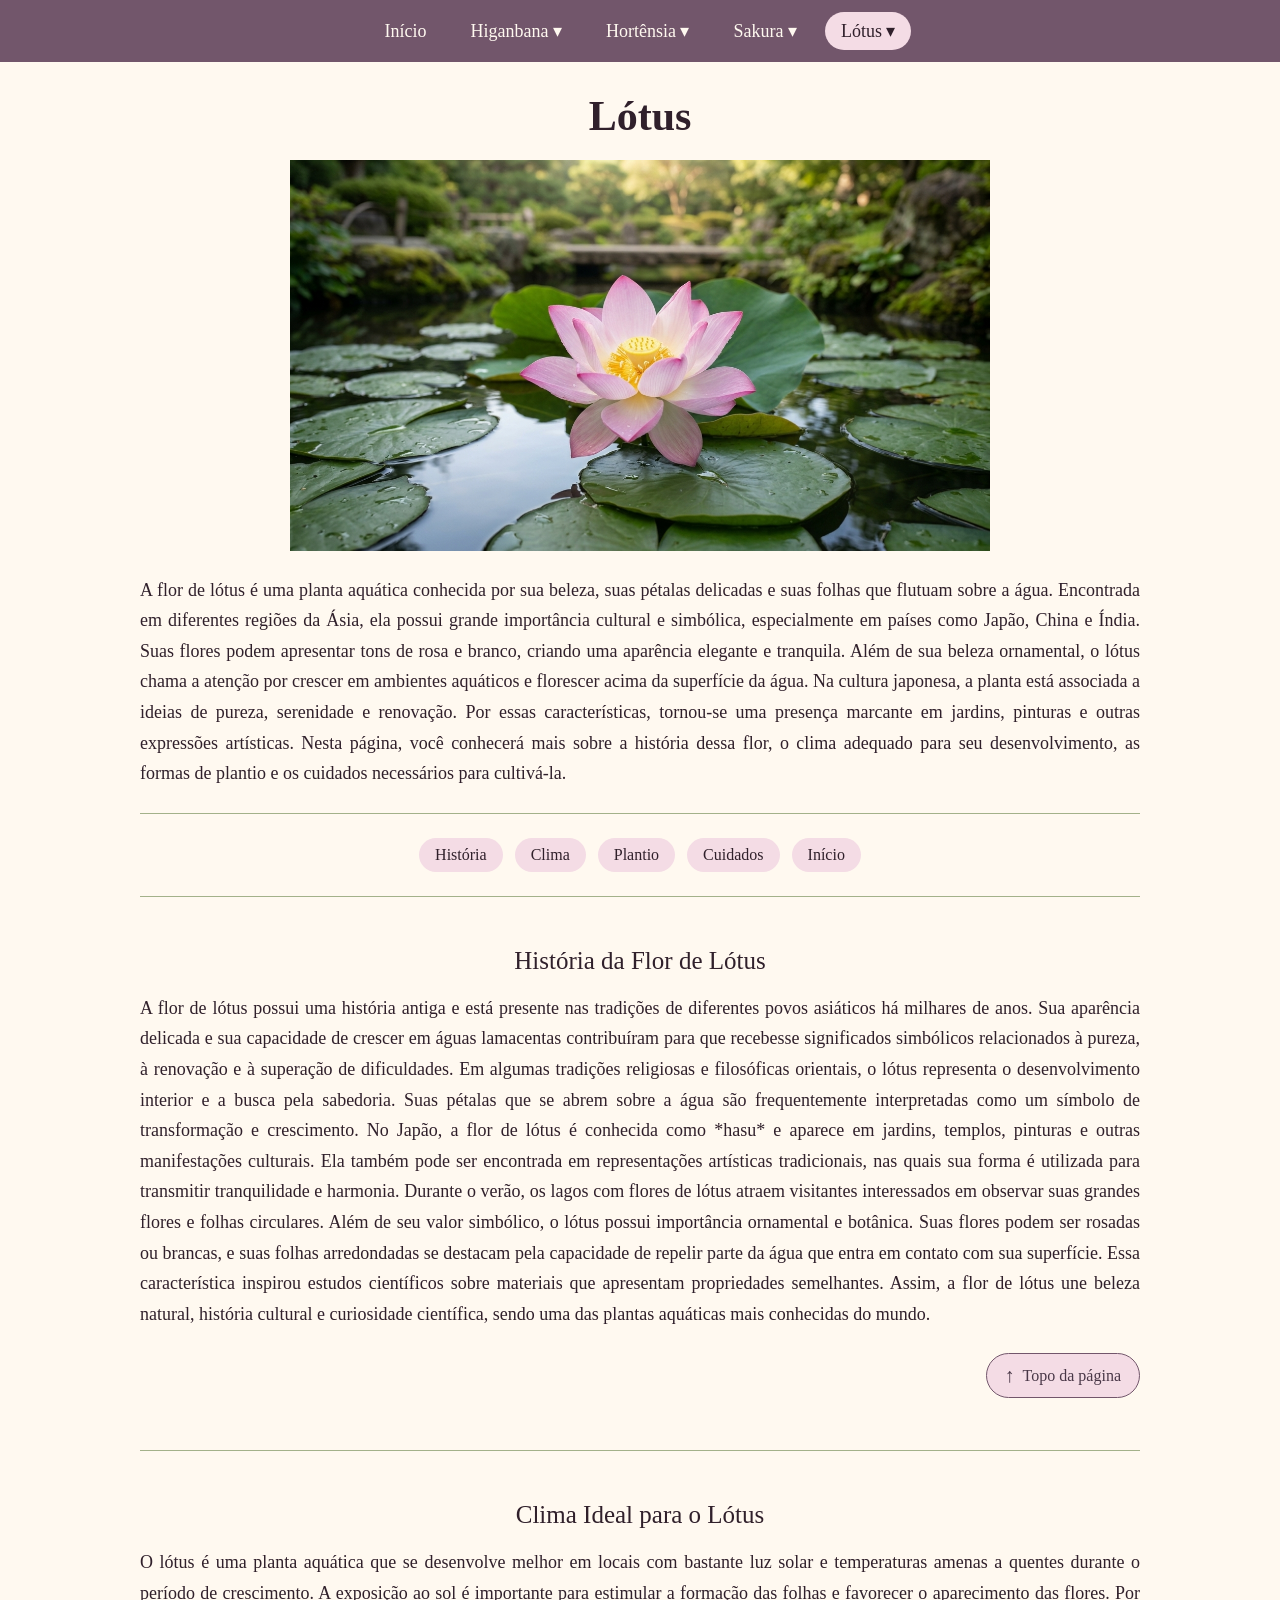
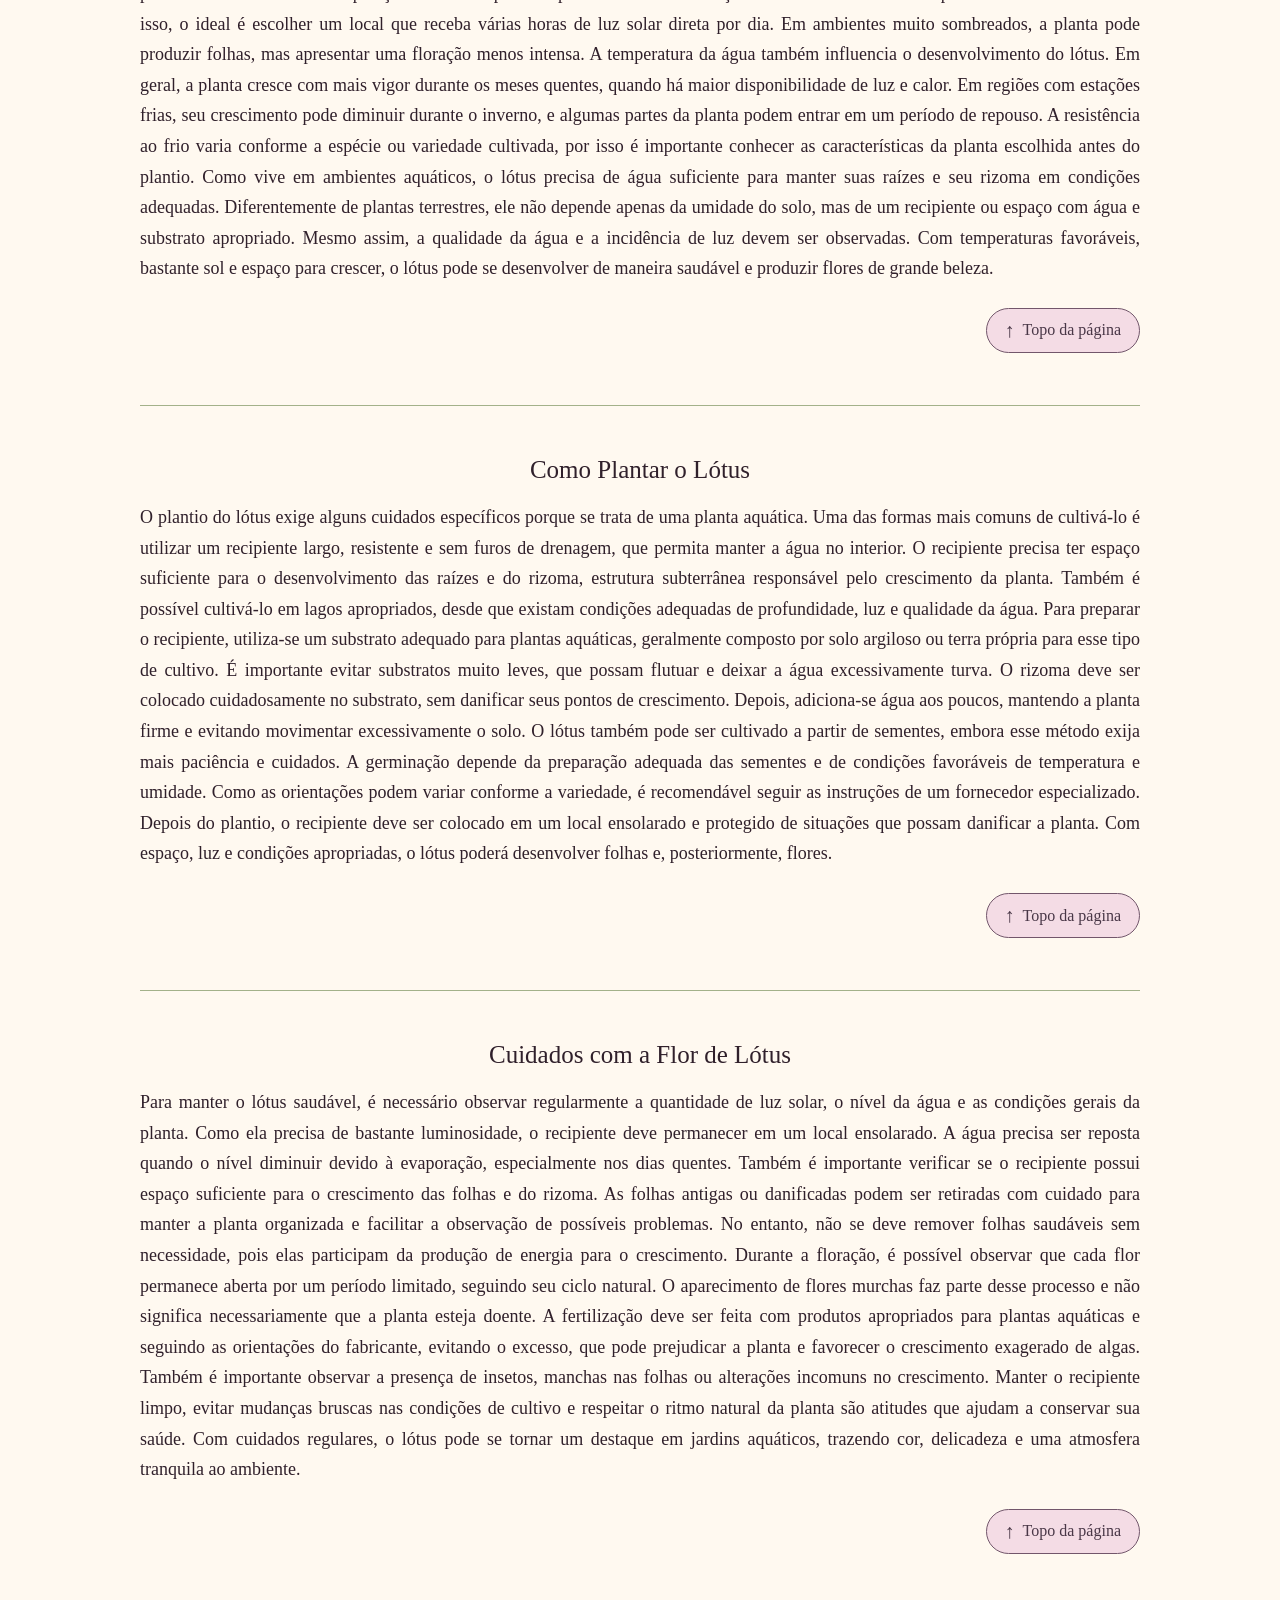
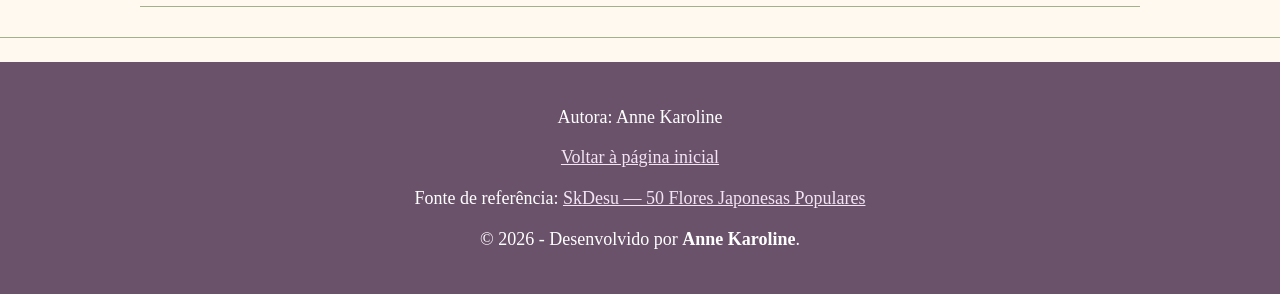
<file: floricultura/html/flores04.html>
<!DOCTYPE html>
<html lang="pt-BR">
<head>
    <meta charset="UTF-8">
    <meta name="author" content="Anne Karoline">

    <title>Lótus - Hana no Yume</title>

    <link rel="icon" type="image/png" href="../imagem/favicon-lotus.png">
    <link rel="stylesheet" href="../css/estilo.css">
</head>

<body id="topo">

    <nav class="menu-principal">
        <a href="../home.html">Início</a>

        <div class="menu-dropdown">
            <a href="flores01.html">Higanbana ▾</a>
            <div class="submenu">
                <a href="flores01.html#historia">História</a>
                <a href="flores01.html#clima">Clima</a>
                <a href="flores01.html#plantio">Plantio</a>
                <a href="flores01.html#cuidados">Cuidados</a>
            </div>
        </div>

        <div class="menu-dropdown">
            <a href="flores02.html">Hortênsia ▾</a>
            <div class="submenu">
                <a href="flores02.html#historia">História</a>
                <a href="flores02.html#clima">Clima</a>
                <a href="flores02.html#plantio">Plantio</a>
                <a href="flores02.html#cuidados">Cuidados</a>
            </div>
        </div>

        <div class="menu-dropdown">
            <a href="flores03.html">Sakura ▾</a>
            <div class="submenu">
                <a href="flores03.html#historia">História</a>
                <a href="flores03.html#clima">Clima</a>
                <a href="flores03.html#plantio">Plantio</a>
                <a href="flores03.html#cuidados">Cuidados</a>
            </div>
        </div>

        <div class="menu-dropdown">
            <a href="flores04.html" class="ativo">Lótus ▾</a>
            <div class="submenu">
                <a href="#historia">História</a>
                <a href="#clima">Clima</a>
                <a href="#plantio">Plantio</a>
                <a href="#cuidados">Cuidados</a>
            </div>
        </div>
    </nav>

    <main>
        <h1>Lótus</h1>

        <div class="imagem-home">
            <img src="../imagem/lotus.jpg"
                 alt="Flor de lótus rosa aberta sobre as águas de um lago">
        </div>

        <p>
            A flor de lótus é uma planta aquática conhecida por sua beleza,
            suas pétalas delicadas e suas folhas que flutuam sobre a água.
            Encontrada em diferentes regiões da Ásia, ela possui grande
            importância cultural e simbólica, especialmente em países como
            Japão, China e Índia. Suas flores podem apresentar tons de rosa
            e branco, criando uma aparência elegante e tranquila. Além de
            sua beleza ornamental, o lótus chama a atenção por crescer em
            ambientes aquáticos e florescer acima da superfície da água.
            Na cultura japonesa, a planta está associada a ideias de pureza,
            serenidade e renovação. Por essas características, tornou-se
            uma presença marcante em jardins, pinturas e outras expressões
            artísticas. Nesta página, você conhecerá mais sobre a história
            dessa flor, o clima adequado para seu desenvolvimento, as formas
            de plantio e os cuidados necessários para cultivá-la.
        </p>

        <hr>

        <nav class="indice-flores">
            <a href="#historia">História</a>
            <a href="#clima">Clima</a>
            <a href="#plantio">Plantio</a>
            <a href="#cuidados">Cuidados</a>
            <a href="../home.html">Início</a>
        </nav>

        <hr>

        <section id="historia">
            <h2>História da Flor de Lótus</h2>

            <p>
                A flor de lótus possui uma história antiga e está presente
                nas tradições de diferentes povos asiáticos há milhares de
                anos. Sua aparência delicada e sua capacidade de crescer
                em águas lamacentas contribuíram para que recebesse
                significados simbólicos relacionados à pureza, à renovação
                e à superação de dificuldades. Em algumas tradições
                religiosas e filosóficas orientais, o lótus representa o
                desenvolvimento interior e a busca pela sabedoria. Suas
                pétalas que se abrem sobre a água são frequentemente
                interpretadas como um símbolo de transformação e
                crescimento.

                No Japão, a flor de lótus é conhecida como *hasu* e aparece
                em jardins, templos, pinturas e outras manifestações
                culturais. Ela também pode ser encontrada em representações
                artísticas tradicionais, nas quais sua forma é utilizada
                para transmitir tranquilidade e harmonia. Durante o verão,
                os lagos com flores de lótus atraem visitantes interessados
                em observar suas grandes flores e folhas circulares.

                Além de seu valor simbólico, o lótus possui importância
                ornamental e botânica. Suas flores podem ser rosadas ou
                brancas, e suas folhas arredondadas se destacam pela
                capacidade de repelir parte da água que entra em contato
                com sua superfície. Essa característica inspirou estudos
                científicos sobre materiais que apresentam propriedades
                semelhantes. Assim, a flor de lótus une beleza natural,
                história cultural e curiosidade científica, sendo uma das
                plantas aquáticas mais conhecidas do mundo.
            </p>

            <div class="voltar-topo">
                <a href="#topo"><span aria-hidden="true">↑</span> Topo da página</a>
            </div>
        </section>

        <hr>

        <section id="clima">
            <h2>Clima Ideal para o Lótus</h2>

            <p>
                O lótus é uma planta aquática que se desenvolve melhor em
                locais com bastante luz solar e temperaturas amenas a
                quentes durante o período de crescimento. A exposição ao
                sol é importante para estimular a formação das folhas e
                favorecer o aparecimento das flores. Por isso, o ideal é
                escolher um local que receba várias horas de luz solar
                direta por dia. Em ambientes muito sombreados, a planta
                pode produzir folhas, mas apresentar uma floração menos
                intensa.

                A temperatura da água também influencia o desenvolvimento
                do lótus. Em geral, a planta cresce com mais vigor durante
                os meses quentes, quando há maior disponibilidade de luz
                e calor. Em regiões com estações frias, seu crescimento
                pode diminuir durante o inverno, e algumas partes da
                planta podem entrar em um período de repouso. A resistência
                ao frio varia conforme a espécie ou variedade cultivada,
                por isso é importante conhecer as características da
                planta escolhida antes do plantio.

                Como vive em ambientes aquáticos, o lótus precisa de água
                suficiente para manter suas raízes e seu rizoma em condições
                adequadas. Diferentemente de plantas terrestres, ele não
                depende apenas da umidade do solo, mas de um recipiente ou
                espaço com água e substrato apropriado. Mesmo assim, a
                qualidade da água e a incidência de luz devem ser observadas.
                Com temperaturas favoráveis, bastante sol e espaço para
                crescer, o lótus pode se desenvolver de maneira saudável
                e produzir flores de grande beleza.
            </p>

            <div class="voltar-topo">
                <a href="#topo"><span aria-hidden="true">↑</span> Topo da página</a>
            </div>
        </section>

        <hr>

        <section id="plantio">
            <h2>Como Plantar o Lótus</h2>

            <p>
                O plantio do lótus exige alguns cuidados específicos porque
                se trata de uma planta aquática. Uma das formas mais comuns
                de cultivá-lo é utilizar um recipiente largo, resistente
                e sem furos de drenagem, que permita manter a água no
                interior. O recipiente precisa ter espaço suficiente para
                o desenvolvimento das raízes e do rizoma, estrutura
                subterrânea responsável pelo crescimento da planta.
                Também é possível cultivá-lo em lagos apropriados, desde
                que existam condições adequadas de profundidade, luz e
                qualidade da água.

                Para preparar o recipiente, utiliza-se um substrato
                adequado para plantas aquáticas, geralmente composto por
                solo argiloso ou terra própria para esse tipo de cultivo.
                É importante evitar substratos muito leves, que possam
                flutuar e deixar a água excessivamente turva. O rizoma
                deve ser colocado cuidadosamente no substrato, sem
                danificar seus pontos de crescimento. Depois, adiciona-se
                água aos poucos, mantendo a planta firme e evitando
                movimentar excessivamente o solo.

                O lótus também pode ser cultivado a partir de sementes,
                embora esse método exija mais paciência e cuidados. A
                germinação depende da preparação adequada das sementes
                e de condições favoráveis de temperatura e umidade.
                Como as orientações podem variar conforme a variedade,
                é recomendável seguir as instruções de um fornecedor
                especializado. Depois do plantio, o recipiente deve ser
                colocado em um local ensolarado e protegido de situações
                que possam danificar a planta. Com espaço, luz e condições
                apropriadas, o lótus poderá desenvolver folhas e,
                posteriormente, flores.
            </p>

            <div class="voltar-topo">
                <a href="#topo"><span aria-hidden="true">↑</span> Topo da página</a>
            </div>
        </section>

        <hr>

        <section id="cuidados">
            <h2>Cuidados com a Flor de Lótus</h2>

            <p>
                Para manter o lótus saudável, é necessário observar
                regularmente a quantidade de luz solar, o nível da água
                e as condições gerais da planta. Como ela precisa de
                bastante luminosidade, o recipiente deve permanecer em
                um local ensolarado. A água precisa ser reposta quando
                o nível diminuir devido à evaporação, especialmente nos
                dias quentes. Também é importante verificar se o recipiente
                possui espaço suficiente para o crescimento das folhas
                e do rizoma.

                As folhas antigas ou danificadas podem ser retiradas com
                cuidado para manter a planta organizada e facilitar a
                observação de possíveis problemas. No entanto, não se deve
                remover folhas saudáveis sem necessidade, pois elas
                participam da produção de energia para o crescimento.
                Durante a floração, é possível observar que cada flor
                permanece aberta por um período limitado, seguindo seu
                ciclo natural. O aparecimento de flores murchas faz parte
                desse processo e não significa necessariamente que a
                planta esteja doente.

                A fertilização deve ser feita com produtos apropriados
                para plantas aquáticas e seguindo as orientações do
                fabricante, evitando o excesso, que pode prejudicar a
                planta e favorecer o crescimento exagerado de algas.
                Também é importante observar a presença de insetos,
                manchas nas folhas ou alterações incomuns no crescimento.
                Manter o recipiente limpo, evitar mudanças bruscas nas
                condições de cultivo e respeitar o ritmo natural da planta
                são atitudes que ajudam a conservar sua saúde. Com
                cuidados regulares, o lótus pode se tornar um destaque
                em jardins aquáticos, trazendo cor, delicadeza e uma
                atmosfera tranquila ao ambiente.
            </p>

            <div class="voltar-topo">
                <a href="#topo"><span aria-hidden="true">↑</span> Topo da página</a>
            </div>
        </section>

        <hr>
    </main>

    <hr>
<footer>
    <div class="rodape-conteudo">
        <p>Autora: Anne Karoline</p>
        <p><a href="../home.html">Voltar à página inicial</a></p>
        <p>
            <p>Fonte de referência: <a href="https://skdesu.com/50-flores-japonesas-populares/" target="_blank" rel="noopener noreferrer">SkDesu — 50 Flores Japonesas Populares</a></p>
        </p>
        <p class="autor-copy">&copy; 2026 - Desenvolvido por <strong>Anne Karoline</strong>.</p>
    </div>
</footer>

</body>
</html>
</file>
<file: floricultura/css/estilo.css>
body {
    background-color: #FFF9F0;
    color: #30202B;
    font-family: 'Cormorant Garamond', serif;
    margin: 0;
}

.menu-principal {
    background-color: #72566B;
    padding: 12px 16px;
    display: flex;
    justify-content: center;
    align-items: center;
    flex-wrap: wrap;
    gap: 12px;
    position: relative;
    z-index: 100;
}

.menu-principal > a,
.menu-principal > .menu-dropdown > a {
    color: #FFF9F0;
    text-decoration: none;
    font-size: 18px;
    padding: 8px 16px;
    border-radius: 20px;
    display: block;
}

.menu-dropdown {
    position: relative;
}

.menu-principal .submenu {
    display: none;
    position: absolute;
    top: 100%;
    left: 0;
    min-width: 160px;
    background-color: #72566B;
    border-radius: 0 0 8px 8px;
    z-index: 101;
}

.menu-dropdown:hover > .submenu,
.menu-dropdown:focus-within > .submenu {
    display: block;
}

.menu-principal .submenu a {
    display: block;
    padding: 10px 14px;
    color: #FFF9F0;
    text-decoration: none;
    font-size: 16px;
    border-radius: 0;
}

.menu-principal a:hover {
    background-color: #8D7186;
}

.menu-principal a.ativo {
    background-color: #F4DCE5;
    color: #30202B;
}

header {
    background-image: url("../imagem/banner.jpg");
    background-size: cover;
    background-position: center;
    min-height: 280px;
    display: flex;
    flex-direction: column;
    justify-content: center;
    align-items: center;
    text-align: center;
    padding: 10px;
}

.banner-content {
    background-color: rgba(255, 249, 240, 0.82);
    padding: 18px 28px;
    border-radius: 8px;
    backdrop-filter: blur(3px);
}

h1, h2 {
    font-family: 'Cormorant Garamond', serif;
    color: #30202B;
    text-align: center;
    margin: 0;
}

h1 {
    font-size: 42px;
    font-weight: 600;
}

h2 {
    font-size: 25px;
    font-weight: 500;
    margin-top: 6px;
}

main {
    max-width: 1000px;
    margin: 30px auto;
    padding: 0 20px;
}

p {
    font-size: 18px;
    line-height: 1.7;
    text-align: justify;
}

img {
    max-width: 100%;
    height: auto;
}

.indice-flores {
    display: flex;
    justify-content: center;
    flex-wrap: wrap;
    gap: 12px;
    margin: 24px 0;
}

.indice-flores a {
    background-color: #F4DCE5;
    color: #30202B;
    text-decoration: none;
    padding: 8px 16px;
    border-radius: 20px;
}

.indice-flores a:hover {
    background-color: #E8C3D1;
}

section {
    padding: 20px 0;
}

section h2 {
    margin-bottom: 12px;
}

hr {
    border: 0;
    border-top: 1px solid #A3B18A;
    margin: 24px 0;
}

/* --- ESTILOS ATUALIZADOS DO RODAPÉ --- */
footer {
    background-color: #6b526b;
    color: #ffffff;
    text-align: center;
    padding: 30px 20px;
}

footer .rodape-conteudo {
    text-align: center;
}

footer p {
    margin: 10px 0;
    text-align: center !important;
}

footer a {
    color: #f3e5f5;
}

footer a:hover {
    color: #ffffff;
    text-decoration: underline;
}
/* ------------------------------------- */

@media (max-width: 600px) {
    h1 {
        font-size: 32px;
    }

    h2 {
        font-size: 22px;
    }

    .banner-content {
        padding: 16px 20px;
    }

    nav {
        gap: 6px;
    }

    nav a {
        padding: 8px 10px;
    }
}

.imagem-home {
    text-align: center;
    margin: 20px 0;
}

.imagem-home img {
    display: inline-block;
    max-width: 100%;
    width: 700px;
    height: auto;
}

.icone-home {
    display: inline-flex;
    align-items: center;
    justify-content: center;
    width: 42px;
    height: 42px;
    border-radius: 50%;
    background-color: #72566B;
    color: #FFF9F0 !important;
    font-size: 30px;
    line-height: 1;
    text-decoration: none;
    transition: background-color 0.3s ease, transform 0.3s ease;
}

.icone-home:hover {
    background-color: #8D7186;
    transform: translateY(-2px);
}

.voltar-topo {
    display: flex;
    justify-content: flex-end;
    margin-top: 24px;
    margin-bottom: 8px;
}

.voltar-topo a {
    display: inline-flex;
    align-items: center;
    gap: 8px;
    padding: 10px 18px;
    border: 1px solid #72566B;
    border-radius: 24px;
    background-color: #F4DCE5;
    color: #493747;
    font-size: 16px;
    text-decoration: none;
    transition: background-color 0.3s ease, transform 0.3s ease;
}

.voltar-topo a:hover {
    background-color: #EAC8D6;
    transform: translateY(-2px);
}

.voltar-topo a span {
    font-size: 20px;
    font-weight: 600;
}

.icone-home:focus-visible,
.voltar-topo a:focus-visible {
    outline: 3px solid #A3B18A;
    outline-offset: 3px;
}

html {
    scroll-behavior: smooth;
}
</file>
